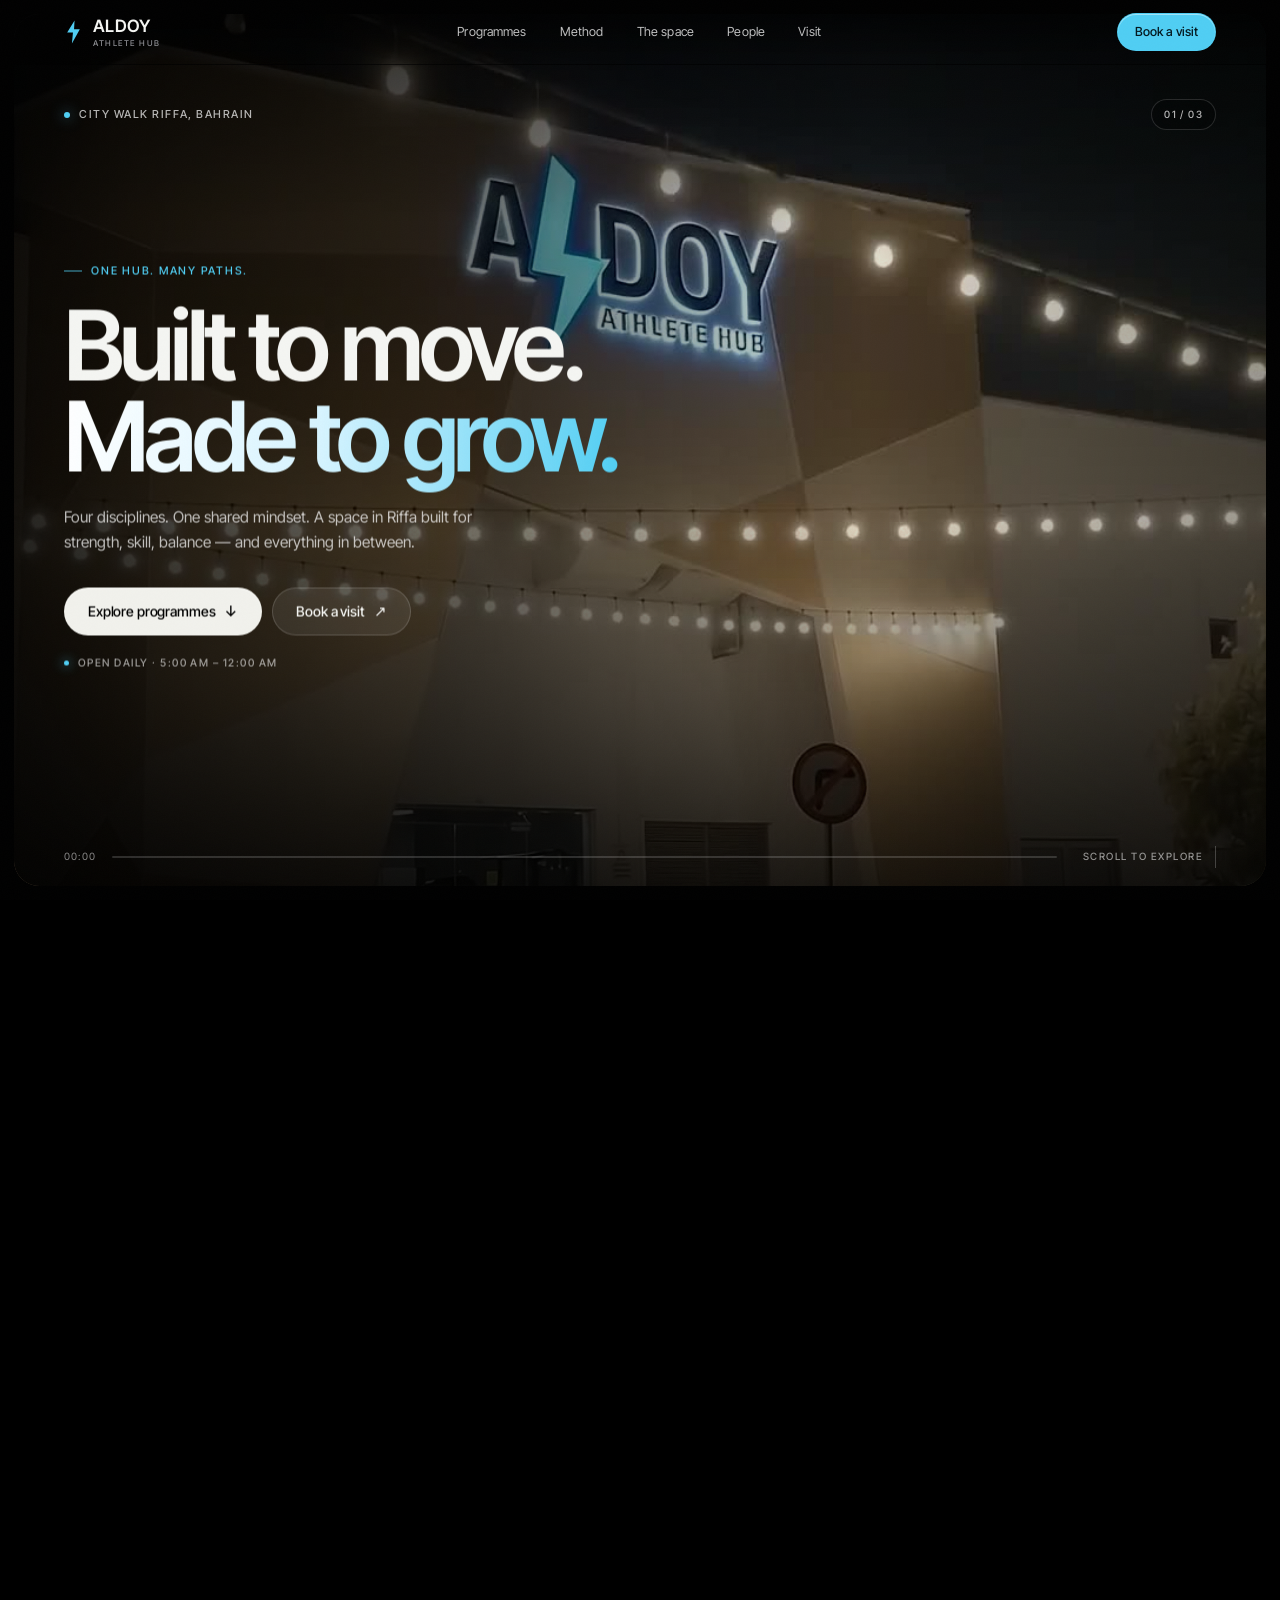
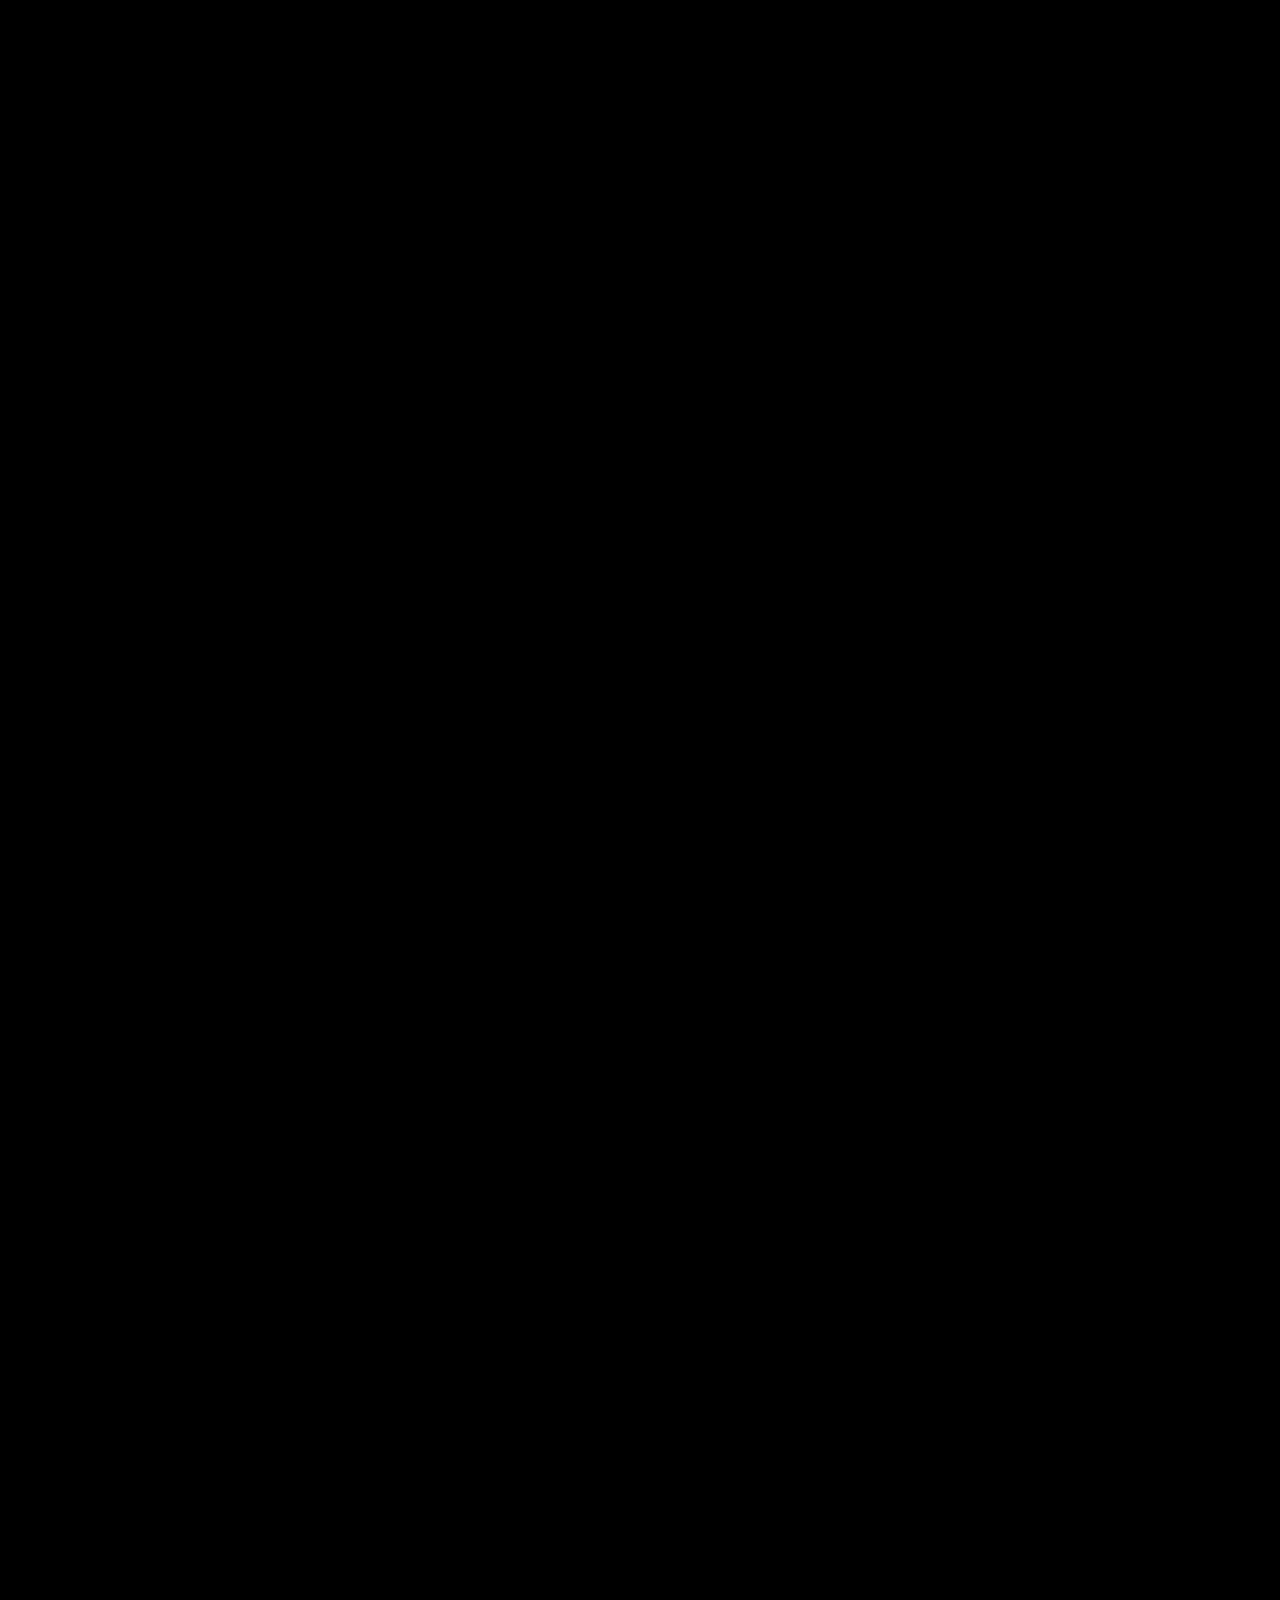
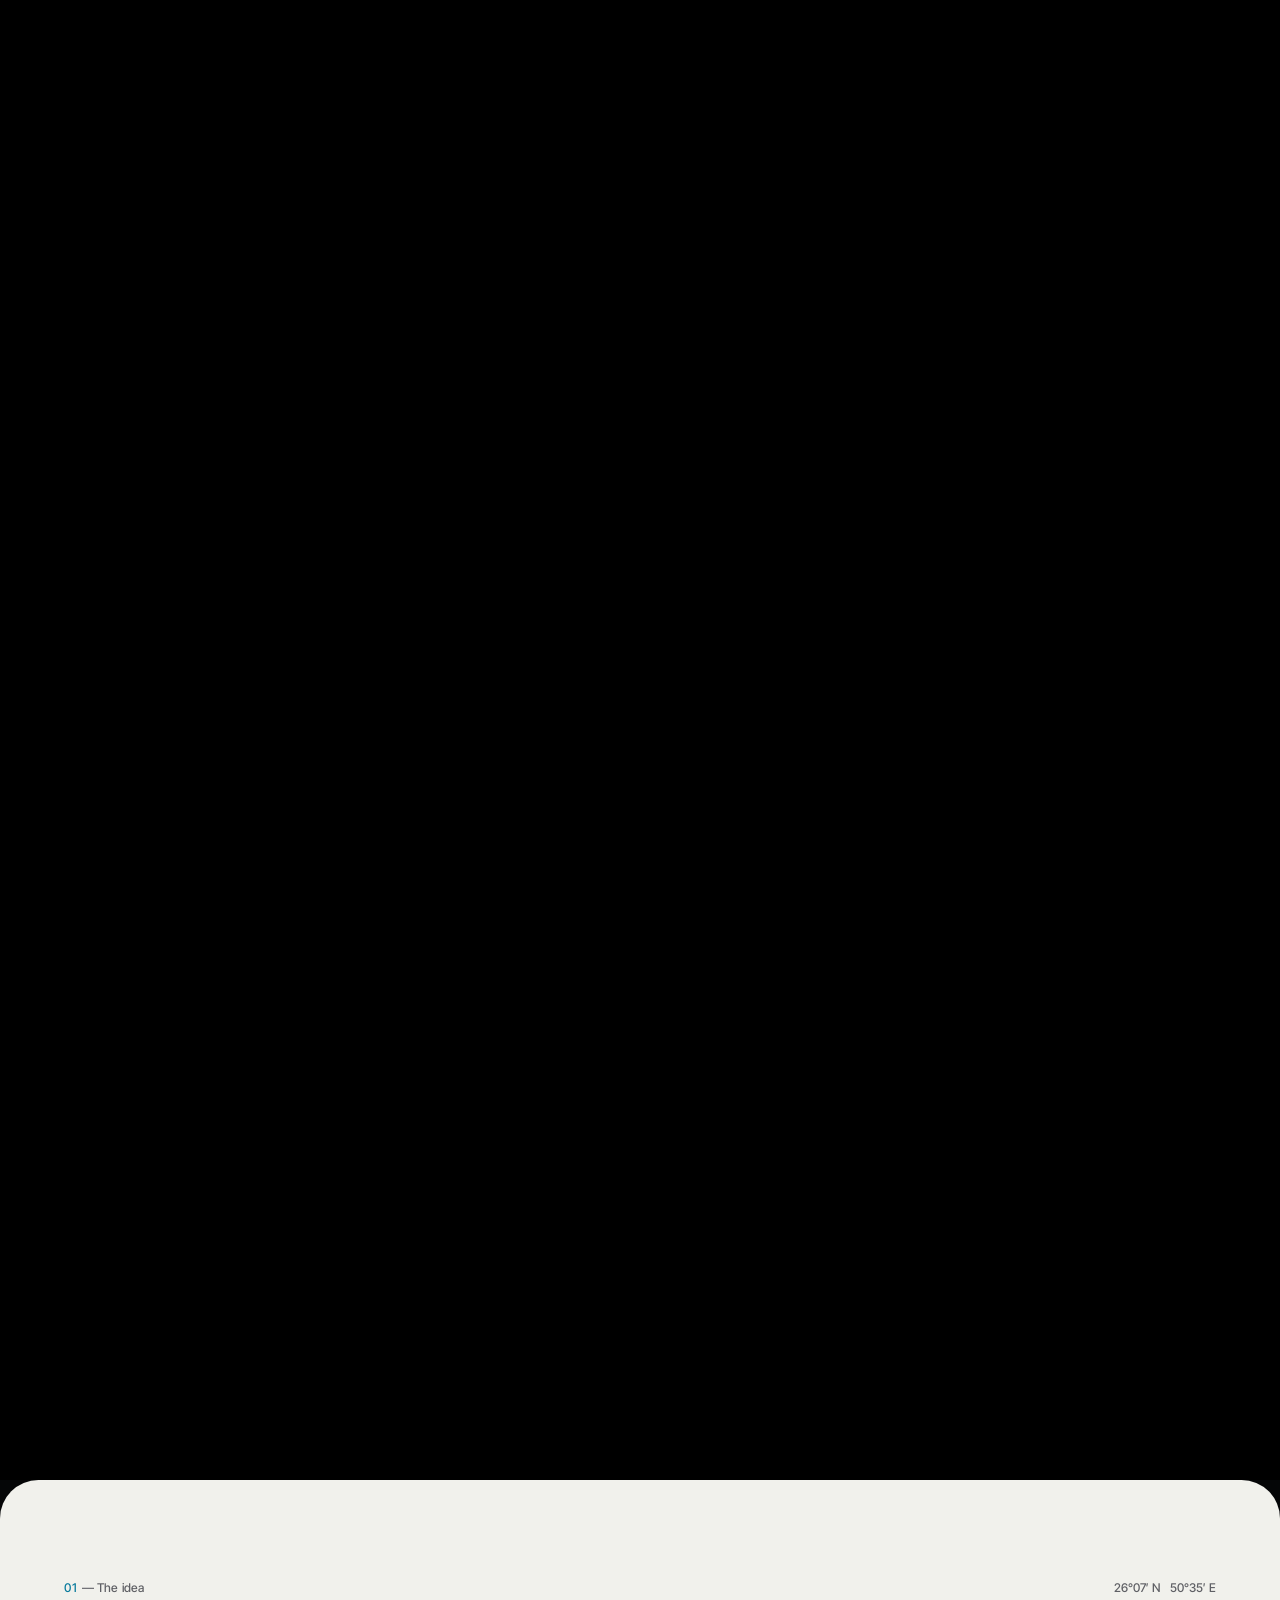
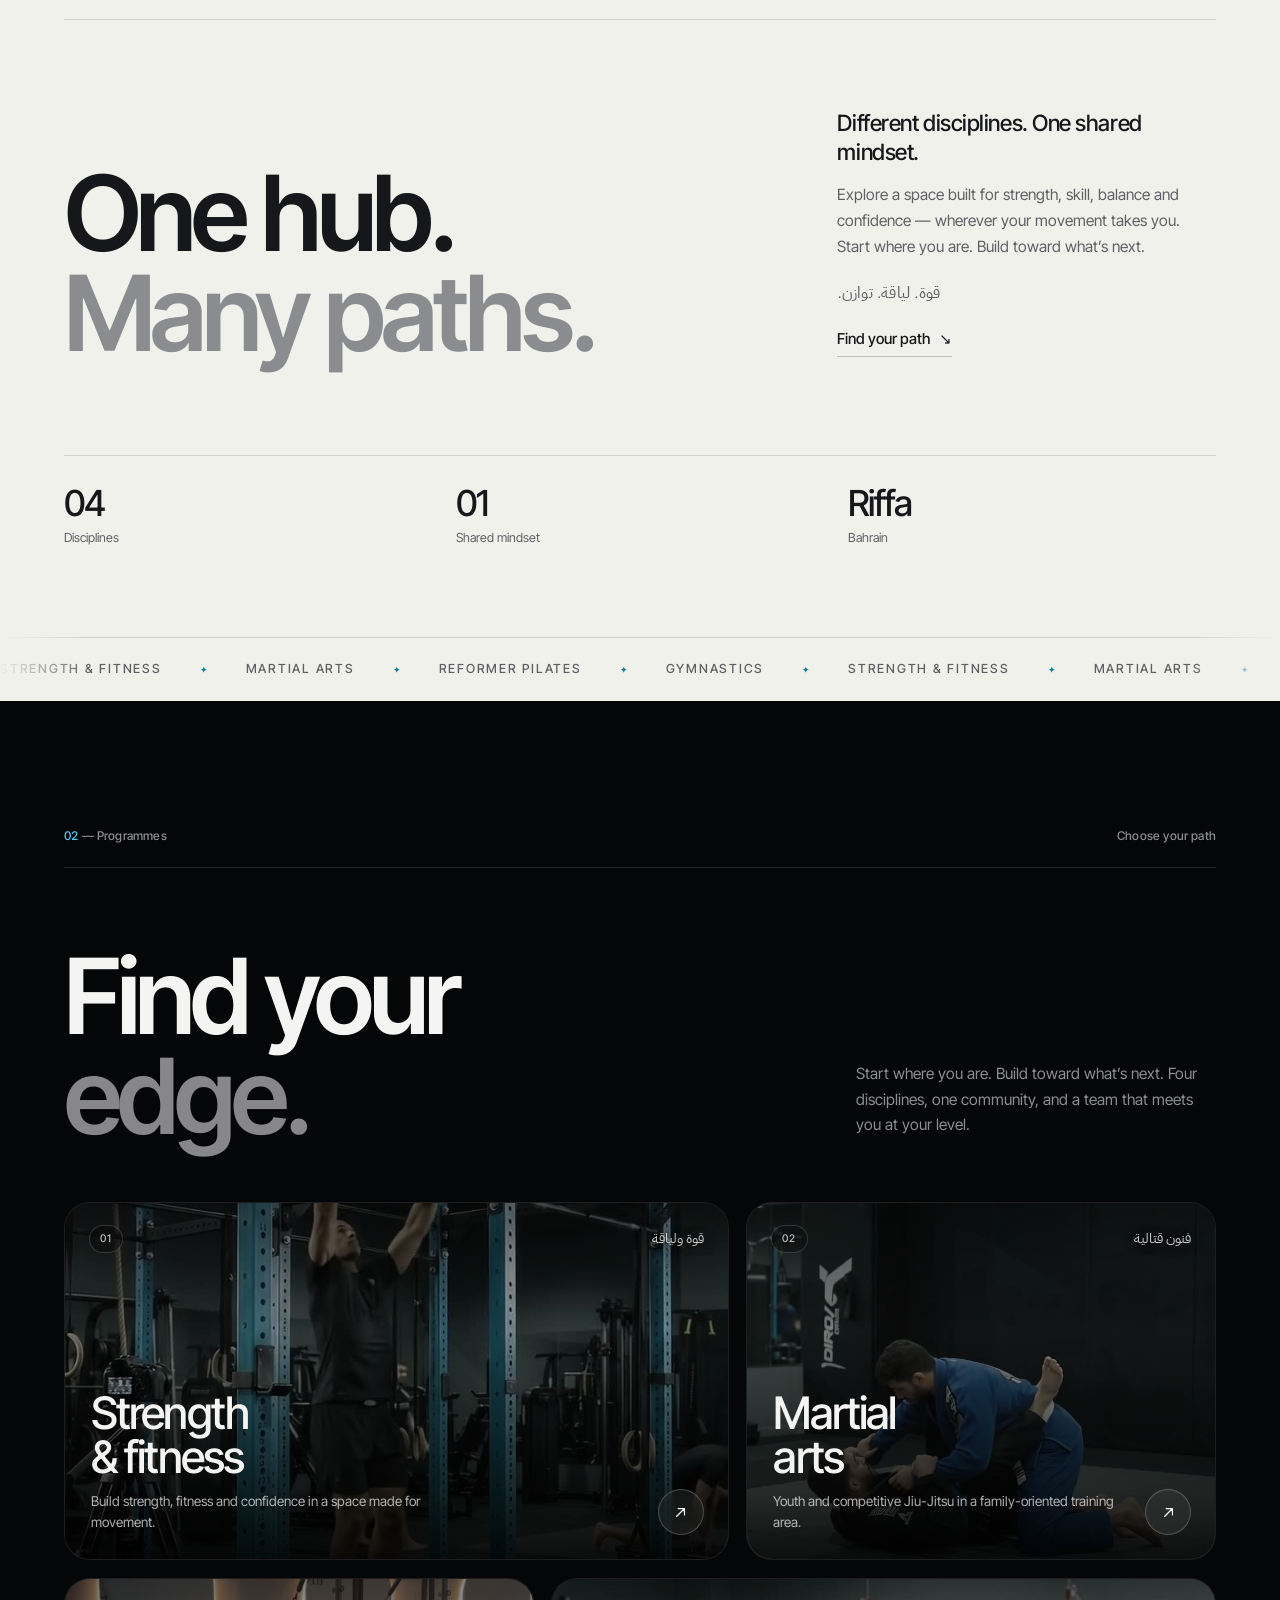
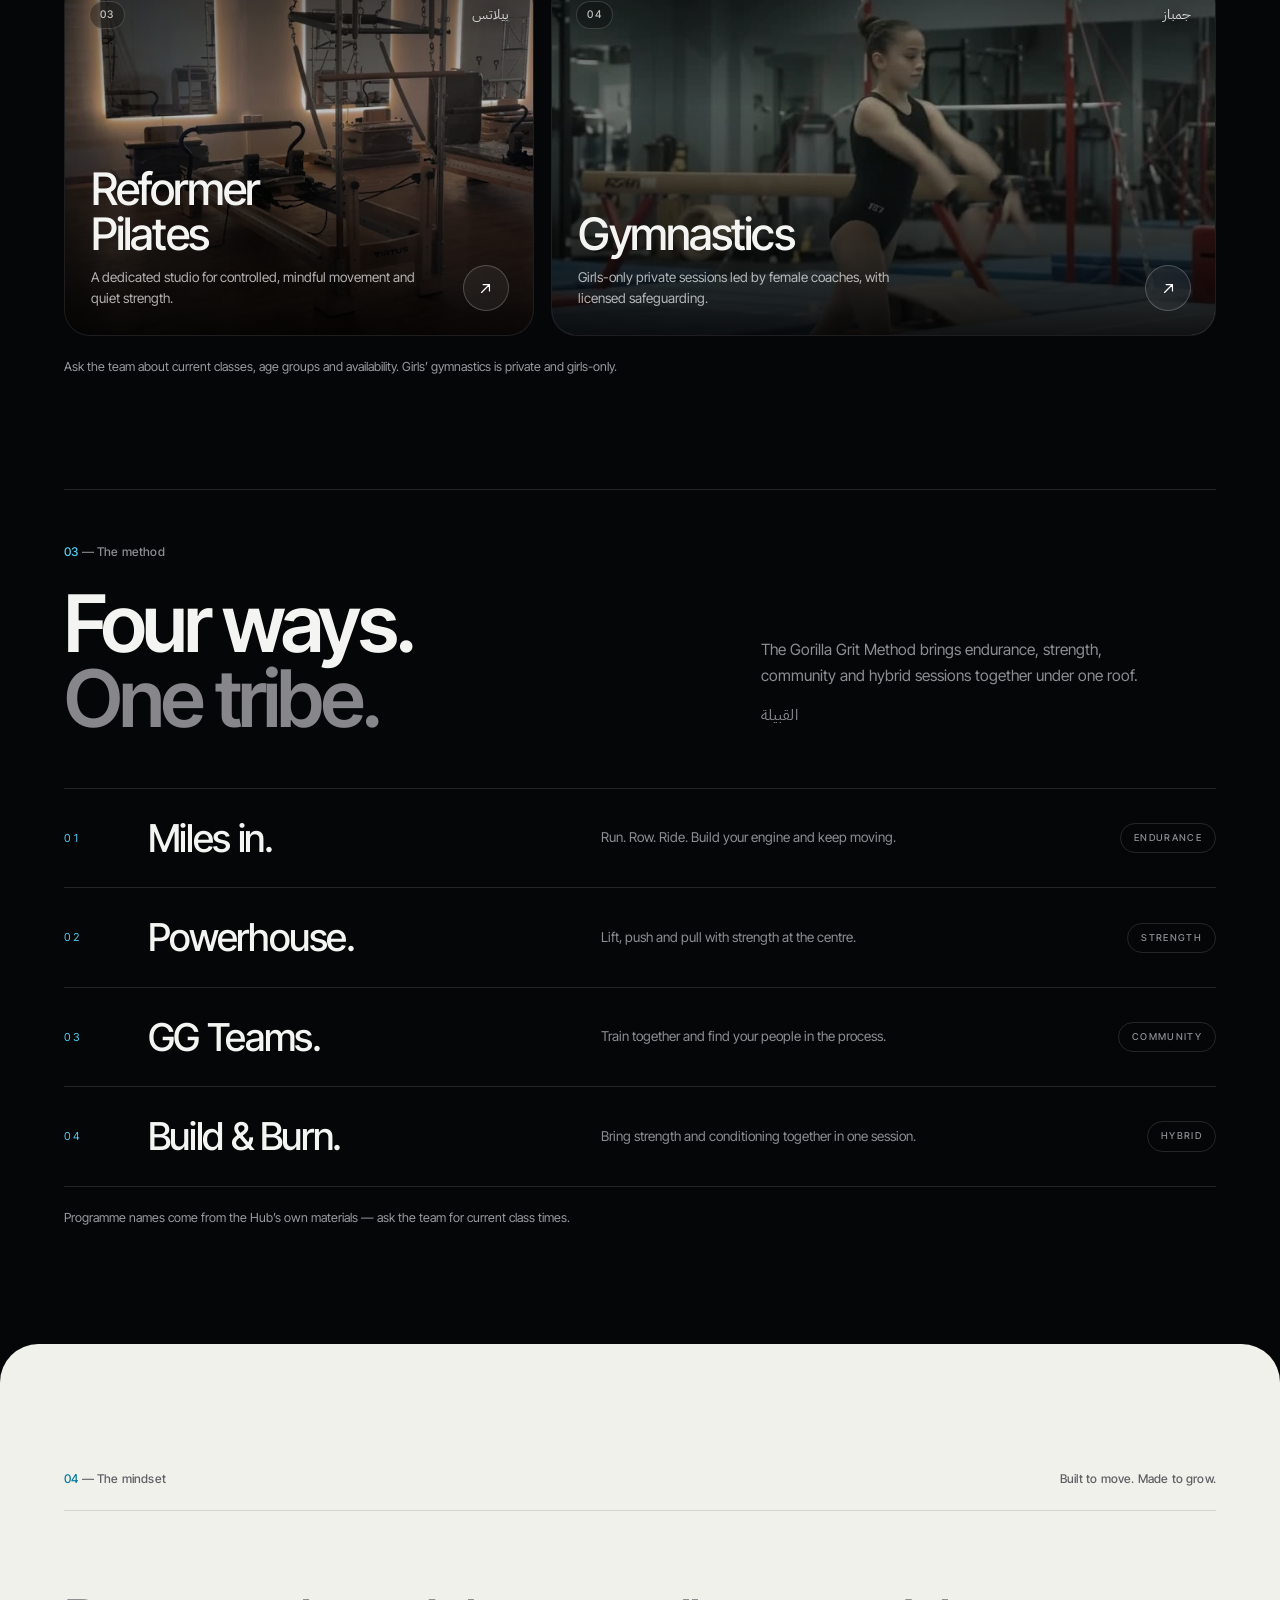
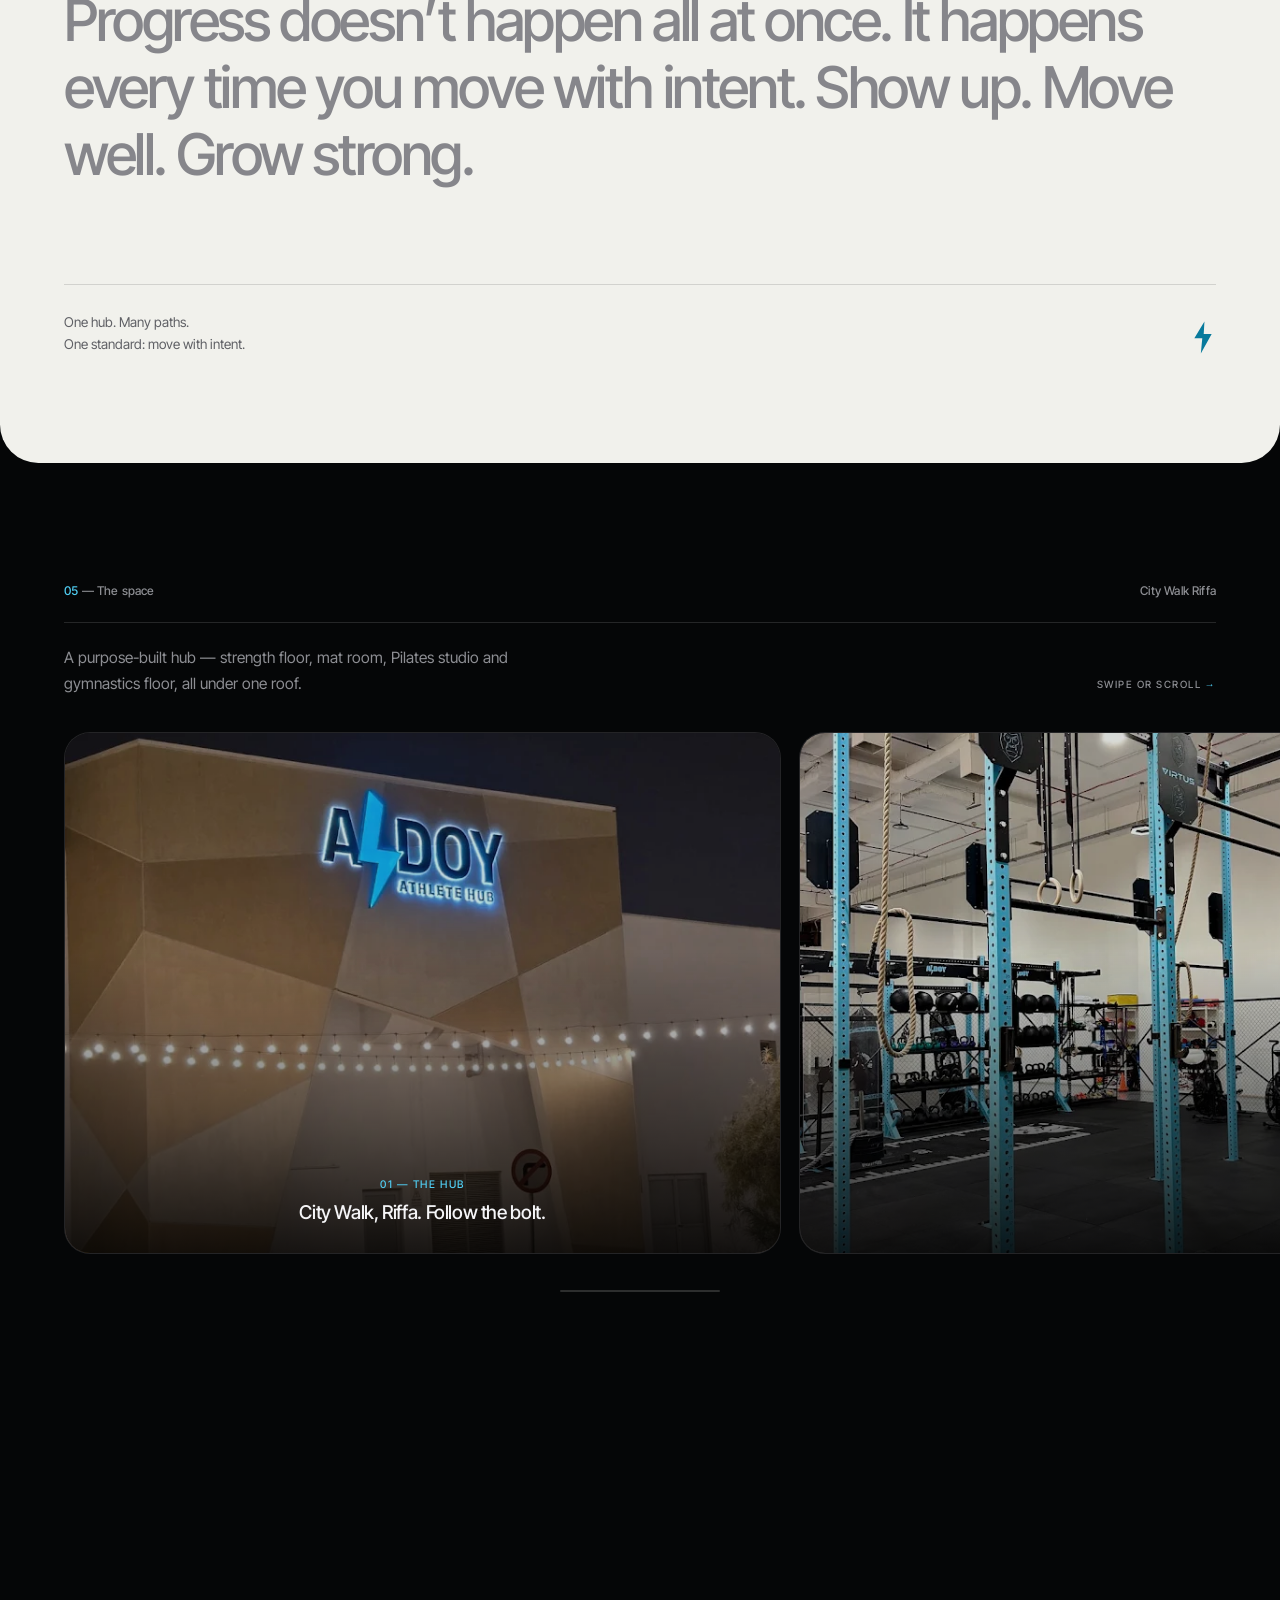
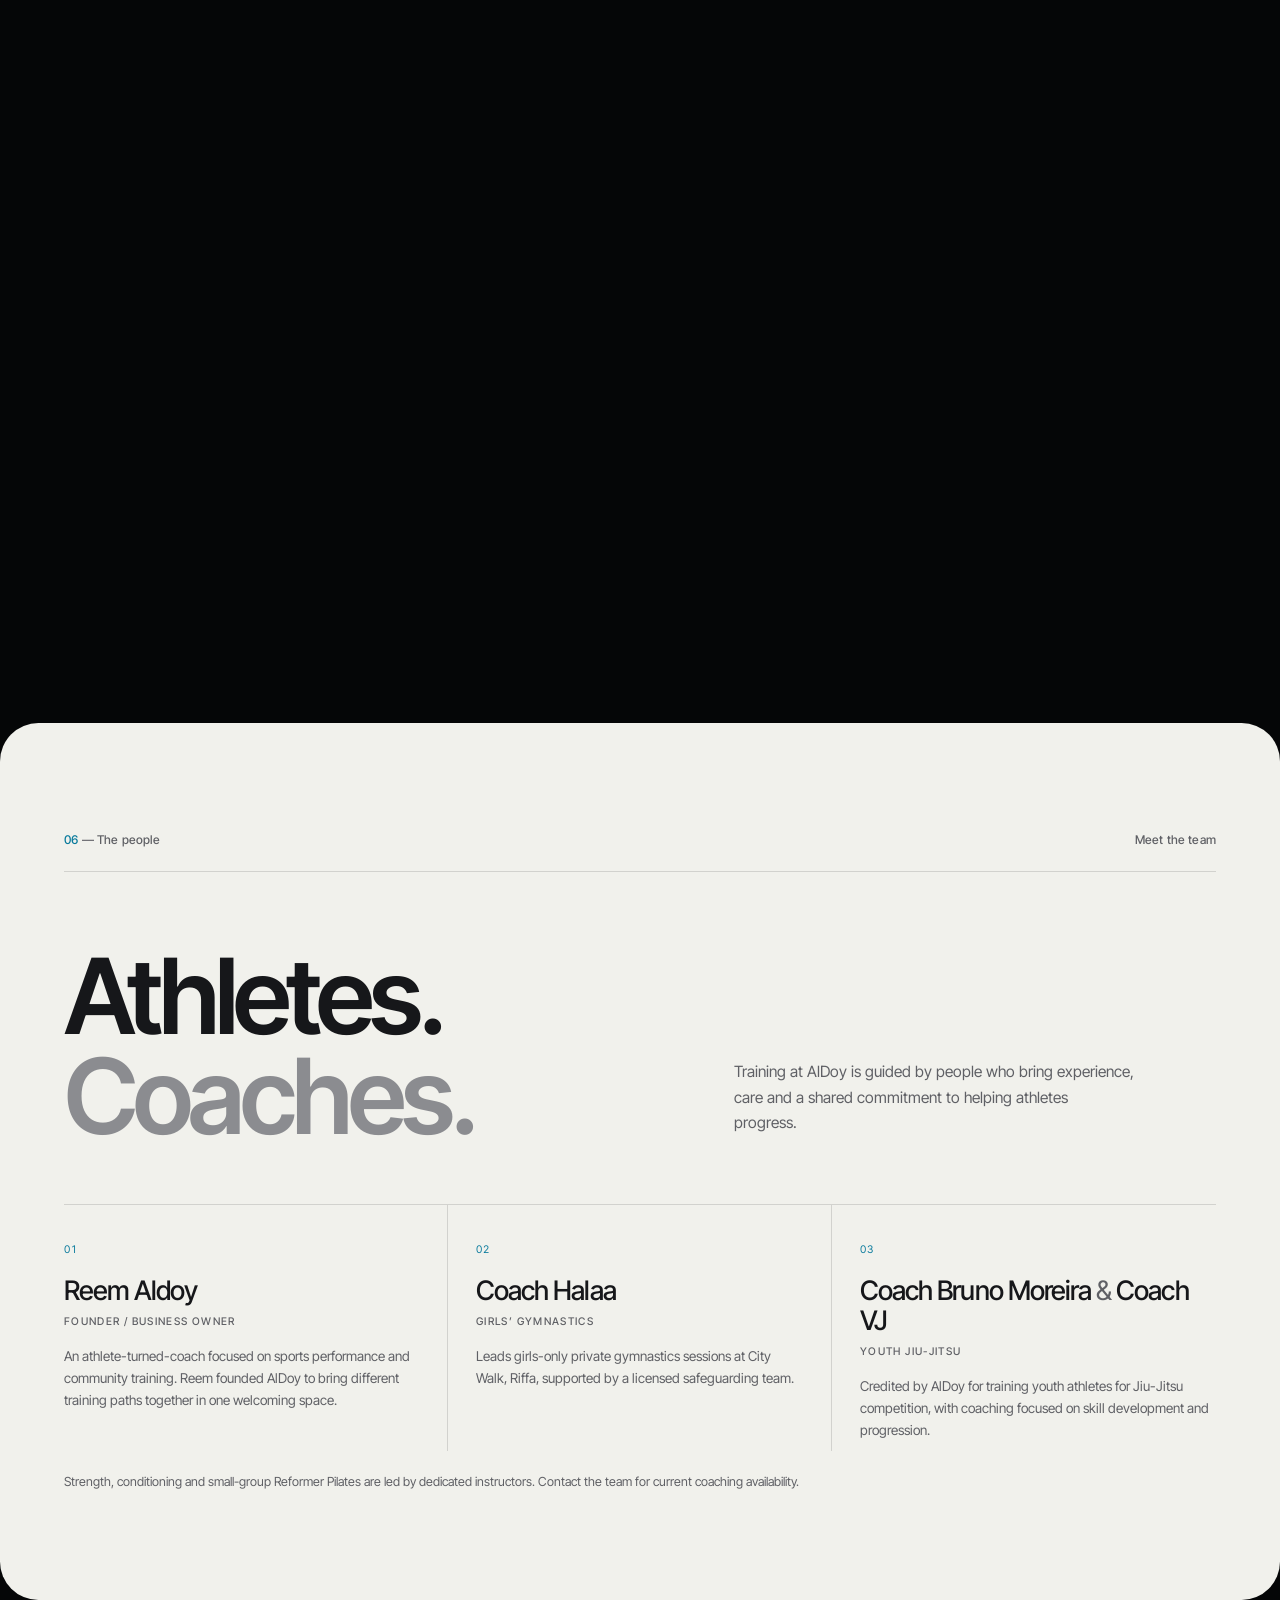
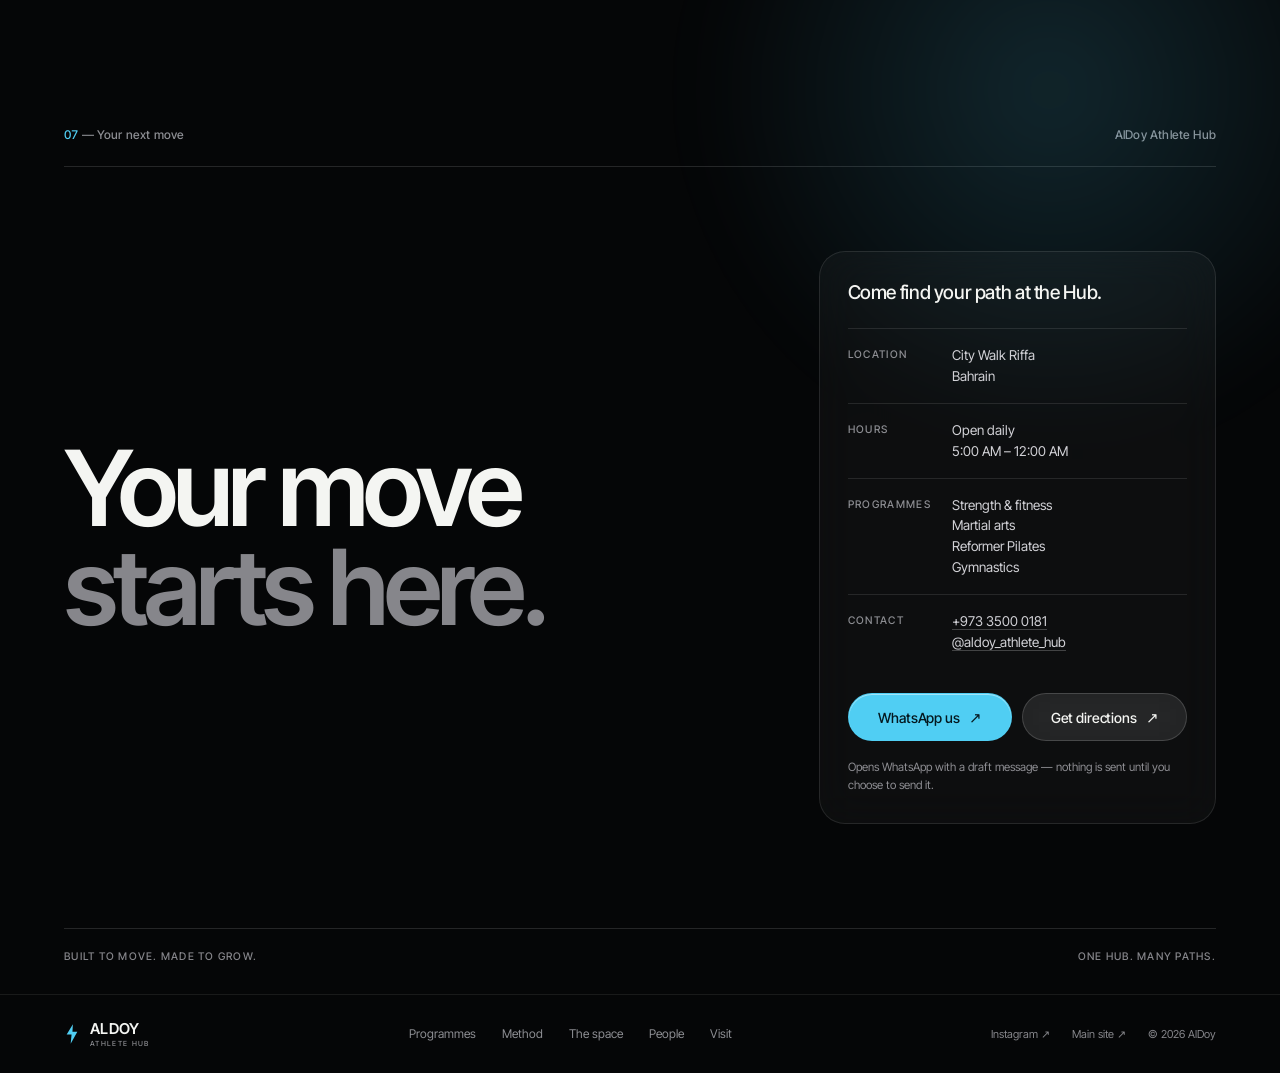
<file: aldoy-experiment/index.html>
<!doctype html>
<html lang="en">
<head>
  <meta charset="utf-8" />
  <meta name="viewport" content="width=device-width, initial-scale=1, viewport-fit=cover" />
  <meta name="theme-color" content="#0c1115" />
  <meta name="description" content="One hub. Four disciplines. AlDoy Athlete Hub in City Walk Riffa, Bahrain — strength, martial arts, Reformer Pilates and girls' gymnastics under one roof." />
  <title>AlDoy Athlete Hub — Built to move. Made to grow.</title>

  <meta property="og:type" content="website" />
  <meta property="og:title" content="AlDoy Athlete Hub — Built to move. Made to grow." />
  <meta property="og:description" content="One hub. Four disciplines. Strength, martial arts, Reformer Pilates and girls' gymnastics in City Walk Riffa, Bahrain." />
  <meta property="og:image" content="assets/brand/tour-poster.jpg" />

  <link rel="icon" href="data:image/svg+xml,%3Csvg xmlns='http://www.w3.org/2000/svg' viewBox='0 0 36 48'%3E%3Crect width='36' height='48' rx='9' fill='%230c1115'/%3E%3Cpath d='M20 6 9 26h9l-2 16 12-22h-9z' fill='%2350cef3'/%3E%3C/svg%3E" />
  <link rel="preload" href="assets/fonts/inter-tight-400.woff2" as="font" type="font/woff2" crossorigin />
  <link rel="preload" href="assets/fonts/inter-tight-500.woff2" as="font" type="font/woff2" crossorigin />
  <link rel="preload" href="assets/fonts/ibm-plex-arabic-400.woff2" as="font" type="font/woff2" crossorigin />
  <link rel="stylesheet" href="styles.css" />
</head>
<body>
  <a class="skip-link" href="#main">Skip to content</a>
  <div class="grain" aria-hidden="true"></div>

  <header class="nav" id="nav">
    <div class="nav-inner">
      <a class="brand" href="#top">
        <span class="brand-mark" aria-hidden="true">
          <svg viewBox="0 0 36 48"><path d="M20 2 6 25h11l-2 21 15-27H19z" fill="currentColor"/></svg>
        </span>
        <span class="brand-type"><strong>ALDOY</strong><small>ATHLETE HUB</small></span>
      </a>

      <nav class="nav-links" aria-label="Primary">
        <a href="#programmes">Programmes</a>
        <a href="#method">Method</a>
        <a href="#space">The space</a>
        <a href="#people">People</a>
        <a href="#visit">Visit</a>
      </nav>

      <div class="nav-actions">
        <a class="btn btn-brand btn-sm nav-cta" href="https://wa.me/97335000181?text=Hello%20AlDoy%20Athlete%20Hub%21%20I%27d%20like%20to%20ask%20about%20classes%2C%20timings%20and%20membership." target="_blank" rel="noopener noreferrer">
          Book a visit
        </a>
        <button class="menu-btn" type="button" aria-label="Open menu" aria-expanded="false" aria-controls="menu">
          <span></span><span></span>
        </button>
      </div>
    </div>
    <div class="nav-progress" aria-hidden="true"><span id="page-progress"></span></div>
  </header>

  <div class="menu" id="menu" aria-hidden="true">
    <nav class="menu-links" aria-label="Mobile navigation">
      <a href="#programmes"><span>Programmes</span><small>01</small></a>
      <a href="#method"><span>Method</span><small>02</small></a>
      <a href="#space"><span>The space</span><small>03</small></a>
      <a href="#people"><span>People</span><small>04</small></a>
      <a href="#visit"><span>Visit</span><small>05</small></a>
    </nav>
    <div class="menu-foot">
      <p>City Walk Riffa<br>Bahrain · Open daily 5 AM – 12 AM</p>
      <a class="btn btn-brand" href="https://wa.me/97335000181?text=Hello%20AlDoy%20Athlete%20Hub%21%20I%27d%20like%20to%20ask%20about%20classes%2C%20timings%20and%20membership." target="_blank" rel="noopener noreferrer">WhatsApp the hub <span aria-hidden="true">↗</span></a>
    </div>
  </div>

  <main id="main">
    <!-- 00 — Cinematic scroll story -->
    <section class="story" id="top" aria-label="AlDoy — a movement study">
      <div class="story-stage">
        <div class="story-media" aria-hidden="true">
          <video id="story-video" class="story-video" muted playsinline webkit-playsinline preload="auto" poster="assets/brand/tour-poster.jpg" tabindex="-1">
            <source src="assets/brand/hub-tour.mp4" type="video/mp4" />
          </video>
          <div class="story-scrim"></div>
        </div>

        <div class="story-top">
          <span class="story-place"><span class="dot"></span> City Walk Riffa, Bahrain</span>
          <span class="story-index" id="story-index">01 / 03</span>
        </div>

        <div class="story-open" id="story-open">
          <span class="eyebrow">One hub. Many paths.</span>
          <h1>Built to move.<br><span>Made to grow.</span></h1>
          <p class="lede">Four disciplines. One shared mindset. A space in Riffa built for strength, skill, balance — and everything in between.</p>
          <div class="actions">
            <a class="btn btn-light" href="#programmes">Explore programmes <span class="btn-arrow" aria-hidden="true">↓</span></a>
            <a class="btn btn-glass" href="https://wa.me/97335000181?text=Hello%20AlDoy%20Athlete%20Hub%21%20I%27d%20like%20to%20ask%20about%20classes%2C%20timings%20and%20membership." target="_blank" rel="noopener noreferrer">Book a visit <span class="btn-arrow" aria-hidden="true">↗</span></a>
          </div>
          <span class="hero-meta"><span class="dot" aria-hidden="true"></span>Open daily · 5:00 AM – 12:00 AM</span>
        </div>

        <div class="chapters" id="chapters">
          <article class="chapter" data-chapter="0" aria-hidden="true">
            <span class="chapter-kicker">Reformer Pilates</span>
            <h2>Find<br>balance.</h2>
            <p>Control, alignment and quiet strength. A focused practice, one precise movement at a time.</p>
          </article>
          <article class="chapter" data-chapter="1" aria-hidden="true">
            <span class="chapter-kicker">The community</span>
            <h2>One<br>tribe.</h2>
            <p>The Alpha Tribe: Dominate All. A wall, a standard, and a room full of people who show up.</p>
          </article>
          <article class="chapter" data-chapter="2" aria-hidden="true">
            <span class="chapter-kicker">Strength &amp; Fitness</span>
            <h2>Build<br>strength.</h2>
            <p>Train with purpose on a rig built for progress. Strength, conditioning and confidence — coached with intent.</p>
          </article>
        </div>

        <div class="story-foot">
          <div class="story-progress">
            <span class="story-time" id="story-time">00:00</span>
            <div class="story-track" aria-hidden="true"><span id="story-bar"></span></div>
          </div>
          <span class="scroll-hint"><span>Scroll to explore</span><i aria-hidden="true"></i></span>
        </div>
      </div>
    </section>

    <!-- 01 — The idea -->
    <section class="intro" id="philosophy">
      <div class="wrap">
        <div class="section-head reveal">
          <span class="label"><b>01</b> — The idea</span>
          <span class="label label-coord">26°07′ N &nbsp; 50°35′ E</span>
        </div>

        <div class="intro-grid">
          <h2 class="display reveal">One hub.<br><span class="muted">Many paths.</span></h2>
          <div class="intro-copy reveal" data-delay="1">
            <p class="lead">Different disciplines. One shared mindset.</p>
            <p>Explore a space built for strength, skill, balance and confidence — wherever your movement takes you. Start where you are. Build toward what’s next.</p>
            <p class="arabic" lang="ar" dir="rtl">قوة. لياقة. توازن.</p>
            <a class="link" href="#programmes">Find your path <span aria-hidden="true">↘</span></a>
          </div>
        </div>

        <div class="stats reveal">
          <div class="stat"><strong>04</strong><span>Disciplines</span></div>
          <div class="stat"><strong>01</strong><span>Shared mindset</span></div>
          <div class="stat"><strong class="stat-word">Riffa</strong><span>Bahrain</span></div>
        </div>
      </div>

      <div class="marquee" aria-label="Training disciplines">
        <div class="marquee-track">
          <span>Strength &amp; fitness</span><i>✦</i><span>Martial arts</span><i>✦</i><span>Reformer Pilates</span><i>✦</i><span>Gymnastics</span><i>✦</i>
          <span>Strength &amp; fitness</span><i>✦</i><span>Martial arts</span><i>✦</i><span>Reformer Pilates</span><i>✦</i><span>Gymnastics</span><i>✦</i>
        </div>
      </div>
    </section>

    <!-- 02 — Programmes + 03 The method -->
    <section class="programmes" id="programmes">
      <div class="wrap">
        <div class="section-head reveal">
          <span class="label"><b>02</b> — Programmes</span>
          <span class="label">Choose your path</span>
        </div>

        <div class="programmes-head">
          <h2 class="display reveal">Find your<br><span class="muted">edge.</span></h2>
          <p class="reveal" data-delay="1">Start where you are. Build toward what’s next. Four disciplines, one community, and a team that meets you at your level.</p>
        </div>

        <div class="bento">
          <a class="card card-strength reveal" href="https://wa.me/97335000181?text=Hello%20AlDoy%2C%20I%27d%20like%20to%20ask%20about%20Strength%20%26%20Fitness." target="_blank" rel="noopener noreferrer">
            <div class="card-media"><img src="assets/strength.jpg" alt="Athlete training on the AlDoy functional rig" loading="lazy" /></div>
            <div class="card-shade"></div>
            <div class="card-top">
              <span class="card-num">01</span>
              <span class="card-tag" lang="ar" dir="rtl">قوة ولياقة</span>
            </div>
            <div class="card-body">
              <h3>Strength<br>&amp; fitness</h3>
              <p>Build strength, fitness and confidence in a space made for movement.</p>
            </div>
            <span class="card-go" aria-hidden="true">
              <svg viewBox="0 0 24 24"><path d="M7 17 17 7M9 7h8v8" fill="none" stroke="currentColor" stroke-width="1.5" stroke-linecap="round" stroke-linejoin="round"/></svg>
            </span>
          </a>

          <a class="card card-martial reveal" data-delay="1" href="https://wa.me/97335000181?text=Hello%20AlDoy%2C%20I%27d%20like%20to%20ask%20about%20Martial%20Arts%20and%20Jiu-Jitsu." target="_blank" rel="noopener noreferrer">
            <div class="card-media"><img src="assets/martial.jpg" alt="Brazilian Jiu-Jitsu athletes training together" loading="lazy" /></div>
            <div class="card-shade"></div>
            <div class="card-top">
              <span class="card-num">02</span>
              <span class="card-tag" lang="ar" dir="rtl">فنون قتالية</span>
            </div>
            <div class="card-body">
              <h3>Martial<br>arts</h3>
              <p>Youth and competitive Jiu-Jitsu in a family-oriented training area.</p>
            </div>
            <span class="card-go" aria-hidden="true">
              <svg viewBox="0 0 24 24"><path d="M7 17 17 7M9 7h8v8" fill="none" stroke="currentColor" stroke-width="1.5" stroke-linecap="round" stroke-linejoin="round"/></svg>
            </span>
          </a>

          <a class="card card-pilates reveal" href="https://wa.me/97335000181?text=Hello%20AlDoy%2C%20I%27d%20like%20to%20ask%20about%20Reformer%20Pilates." target="_blank" rel="noopener noreferrer">
            <div class="card-media"><img src="assets/brand/pilates.webp" alt="Reformer Pilates studio at AlDoy Athlete Hub" loading="lazy" /></div>
            <div class="card-shade"></div>
            <div class="card-top">
              <span class="card-num">03</span>
              <span class="card-tag" lang="ar" dir="rtl">بيلاتس</span>
            </div>
            <div class="card-body">
              <h3>Reformer<br>Pilates</h3>
              <p>A dedicated studio for controlled, mindful movement and quiet strength.</p>
            </div>
            <span class="card-go" aria-hidden="true">
              <svg viewBox="0 0 24 24"><path d="M7 17 17 7M9 7h8v8" fill="none" stroke="currentColor" stroke-width="1.5" stroke-linecap="round" stroke-linejoin="round"/></svg>
            </span>
          </a>

          <a class="card card-gymnastics reveal" data-delay="1" href="https://wa.me/97335000181?text=Hello%20AlDoy%2C%20I%27d%20like%20to%20ask%20about%20girls%27%20Gymnastics." target="_blank" rel="noopener noreferrer">
            <div class="card-media"><img src="assets/gymnastics.jpg" alt="Gymnast practicing on the balance beam" loading="lazy" /></div>
            <div class="card-shade"></div>
            <div class="card-top">
              <span class="card-num">04</span>
              <span class="card-tag" lang="ar" dir="rtl">جمباز</span>
            </div>
            <div class="card-body">
              <h3>Gymnastics</h3>
              <p>Girls-only private sessions led by female coaches, with licensed safeguarding.</p>
            </div>
            <span class="card-go" aria-hidden="true">
              <svg viewBox="0 0 24 24"><path d="M7 17 17 7M9 7h8v8" fill="none" stroke="currentColor" stroke-width="1.5" stroke-linecap="round" stroke-linejoin="round"/></svg>
            </span>
          </a>
        </div>

        <p class="note reveal">Ask the team about current classes, age groups and availability. Girls’ gymnastics is private and girls-only.</p>

        <!-- 03 — The method -->
        <div class="method" id="method">
          <div class="method-head">
            <div>
              <span class="label"><b>03</b> — The method</span>
              <h2 class="display reveal">Four ways.<br><span class="muted">One tribe.</span></h2>
            </div>
            <div class="method-intro reveal" data-delay="1">
              <p>The Gorilla Grit Method brings endurance, strength, community and hybrid sessions together under one roof.</p>
              <span class="arabic arabic-dark" lang="ar" dir="rtl">القبيلة</span>
            </div>
          </div>

          <ul class="method-list">
            <li class="method-row reveal">
              <span class="method-num">01</span>
              <h3>Miles in.</h3>
              <p>Run. Row. Ride. Build your engine and keep moving.</p>
              <span class="method-tag">Endurance</span>
            </li>
            <li class="method-row reveal">
              <span class="method-num">02</span>
              <h3>Powerhouse.</h3>
              <p>Lift, push and pull with strength at the centre.</p>
              <span class="method-tag">Strength</span>
            </li>
            <li class="method-row reveal">
              <span class="method-num">03</span>
              <h3>GG Teams.</h3>
              <p>Train together and find your people in the process.</p>
              <span class="method-tag">Community</span>
            </li>
            <li class="method-row reveal">
              <span class="method-num">04</span>
              <h3>Build &amp; Burn.</h3>
              <p>Bring strength and conditioning together in one session.</p>
              <span class="method-tag">Hybrid</span>
            </li>
          </ul>

          <p class="note reveal">Programme names come from the Hub’s own materials — ask the team for current class times.</p>
        </div>
      </div>
    </section>

    <!-- 04 — Mindset -->
    <section class="mindset" id="mindset">
      <div class="wrap">
        <div class="section-head reveal">
          <span class="label"><b>04</b> — The mindset</span>
          <span class="label">Built to move. Made to grow.</span>
        </div>

        <p class="mindset-text" id="mindset-text">Progress doesn’t happen all at once. It happens every time you move with intent. Show up. Move well. Grow strong.</p>

        <div class="mindset-foot reveal">
          <p>One hub. Many paths.<br>One standard: move with intent.</p>
          <span class="mindset-mark" aria-hidden="true">
            <svg viewBox="0 0 36 48"><path d="M20 2 6 25h11l-2 21 15-27H19z" fill="currentColor"/></svg>
          </span>
        </div>
      </div>
    </section>

    <!-- 05 — The space -->
    <section class="space" id="space">
      <div class="space-pin">
        <div class="wrap space-head">
          <div class="section-head reveal">
            <span class="label"><b>05</b> — The space</span>
            <span class="label">City Walk Riffa</span>
          </div>
          <div class="space-lead-row">
            <p class="space-lead reveal" data-delay="1">A purpose-built hub — strength floor, mat room, Pilates studio and gymnastics floor, all under one roof.</p>
            <span class="space-hint reveal" data-delay="2">Swipe or scroll <span aria-hidden="true">→</span></span>
          </div>
        </div>

        <div class="space-rail">
          <div class="space-track" id="space-track">
            <figure class="space-card">
              <img src="assets/brand/exterior.webp" alt="The AlDoy Athlete Hub building at City Walk, Riffa, at night" loading="lazy" />
              <figcaption><span>01 — The hub</span><strong>City Walk, Riffa. Follow the bolt.</strong></figcaption>
            </figure>
            <figure class="space-card">
              <img src="assets/brand/training-rig.webp" alt="The AlDoy strength floor with rigs and free weights" loading="lazy" />
              <figcaption><span>02 — Strength floor</span><strong>Rigs, free weights and room to work.</strong></figcaption>
            </figure>
            <figure class="space-card">
              <img src="assets/brand/turf-field.webp" alt="The AlDoy turf track with the Gorilla Grit emblem" loading="lazy" />
              <figcaption><span>03 — The turf</span><strong>Sleds, carries and the Gorilla Grit floor.</strong></figcaption>
            </figure>
            <figure class="space-card space-card-wall">
              <img src="assets/brand/alpha-wall.webp" alt="The Alpha Tribe wall inside the AlDoy training floor" loading="lazy" />
              <figcaption><span>04 — The tribe wall</span><strong>The Alpha Tribe: Dominate All.</strong></figcaption>
            </figure>
            <figure class="space-card">
              <img src="assets/brand/boxing.webp" alt="Boxing pad work on the AlDoy training floor" loading="lazy" />
              <figcaption><span>05 — The floor</span><strong>Pad work, conditioning and live training.</strong></figcaption>
            </figure>
          </div>
        </div>

        <div class="space-progress" aria-hidden="true"><span id="space-bar"></span></div>
      </div>
    </section>

    <!-- 06 — The people -->
    <section class="people" id="people">
      <div class="wrap">
        <div class="section-head reveal">
          <span class="label"><b>06</b> — The people</span>
          <span class="label">Meet the team</span>
        </div>

        <div class="people-head">
          <h2 class="display reveal">Athletes.<br><span class="muted">Coaches.</span></h2>
          <p class="reveal" data-delay="1">Training at AlDoy is guided by people who bring experience, care and a shared commitment to helping athletes progress.</p>
        </div>

        <div class="people-list">
          <article class="person reveal">
            <span class="person-num">01</span>
            <h3>Reem Aldoy</h3>
            <span class="person-role">Founder / business owner</span>
            <p>An athlete-turned-coach focused on sports performance and community training. Reem founded AlDoy to bring different training paths together in one welcoming space.</p>
          </article>

          <article class="person reveal" data-delay="1">
            <span class="person-num">02</span>
            <h3>Coach Halaa</h3>
            <span class="person-role">Girls’ gymnastics</span>
            <p>Leads girls-only private gymnastics sessions at City Walk, Riffa, supported by a licensed safeguarding team.</p>
          </article>

          <article class="person reveal" data-delay="2">
            <span class="person-num">03</span>
            <h3>Coach Bruno Moreira <span class="person-amp">&amp;</span> Coach VJ</h3>
            <span class="person-role">Youth Jiu-Jitsu</span>
            <p>Credited by AlDoy for training youth athletes for Jiu-Jitsu competition, with coaching focused on skill development and progression.</p>
          </article>
        </div>

        <p class="note reveal">Strength, conditioning and small-group Reformer Pilates are led by dedicated instructors. Contact the team for current coaching availability.</p>
      </div>
    </section>

    <!-- 07 — Visit -->
    <section class="visit" id="visit">
      <div class="visit-glow" aria-hidden="true"></div>
      <div class="wrap">
        <div class="section-head reveal">
          <span class="label"><b>07</b> — Your next move</span>
          <span class="label">AlDoy Athlete Hub</span>
        </div>

        <div class="visit-grid">
          <h2 class="display reveal">Your move<br><span class="muted">starts here.</span></h2>

          <div class="visit-card reveal" data-delay="1">
            <p class="visit-lead">Come find your path at the Hub.</p>
            <div class="visit-row">
              <span>Location</span>
              <strong>City Walk Riffa<br>Bahrain</strong>
            </div>
            <div class="visit-row">
              <span>Hours</span>
              <strong>Open daily<br>5:00 AM – 12:00 AM</strong>
            </div>
            <div class="visit-row">
              <span>Programmes</span>
              <strong>Strength &amp; fitness<br>Martial arts<br>Reformer Pilates<br>Gymnastics</strong>
            </div>
            <div class="visit-row">
              <span>Contact</span>
              <strong><a href="tel:+97335000181">+973 3500 0181</a><br><a href="https://www.instagram.com/aldoy_athlete_hub/" target="_blank" rel="noopener noreferrer">@aldoy_athlete_hub</a></strong>
            </div>
            <div class="visit-actions">
              <a class="btn btn-brand" href="https://wa.me/97335000181?text=Hello%20AlDoy%20Athlete%20Hub%21%20I%27d%20like%20to%20ask%20about%20classes%2C%20timings%20and%20membership." target="_blank" rel="noopener noreferrer">WhatsApp us <span class="btn-arrow" aria-hidden="true">↗</span></a>
              <a class="btn btn-glass" href="https://www.google.com/maps/dir/?api=1&amp;destination=26.1376427%2C50.5589714" target="_blank" rel="noopener noreferrer">Get directions <span class="btn-arrow" aria-hidden="true">↗</span></a>
            </div>
            <p class="visit-note">Opens WhatsApp with a draft message — nothing is sent until you choose to send it.</p>
          </div>
        </div>

        <div class="visit-foot">
          <span>Built to move. Made to grow.</span>
          <span>One hub. Many paths.</span>
        </div>
      </div>
    </section>
  </main>

  <footer class="footer">
    <div class="wrap footer-inner">
      <a class="brand brand-footer" href="#top">
        <span class="brand-mark" aria-hidden="true">
          <svg viewBox="0 0 36 48"><path d="M20 2 6 25h11l-2 21 15-27H19z" fill="currentColor"/></svg>
        </span>
        <span class="brand-type"><strong>ALDOY</strong><small>ATHLETE HUB</small></span>
      </a>
      <nav class="footer-links" aria-label="Footer">
        <a href="#programmes">Programmes</a>
        <a href="#method">Method</a>
        <a href="#space">The space</a>
        <a href="#people">People</a>
        <a href="#visit">Visit</a>
      </nav>
      <div class="footer-meta">
        <a href="https://www.instagram.com/aldoy_athlete_hub/" target="_blank" rel="noopener noreferrer">Instagram ↗</a>
        <a href="https://aldoy-athlete-hub.vercel.app/" target="_blank" rel="noopener noreferrer">Main site ↗</a>
        <span>© 2026 AlDoy</span>
      </div>
    </div>
  </footer>

  <script src="script.js"></script>
</body>
</html>
</file>
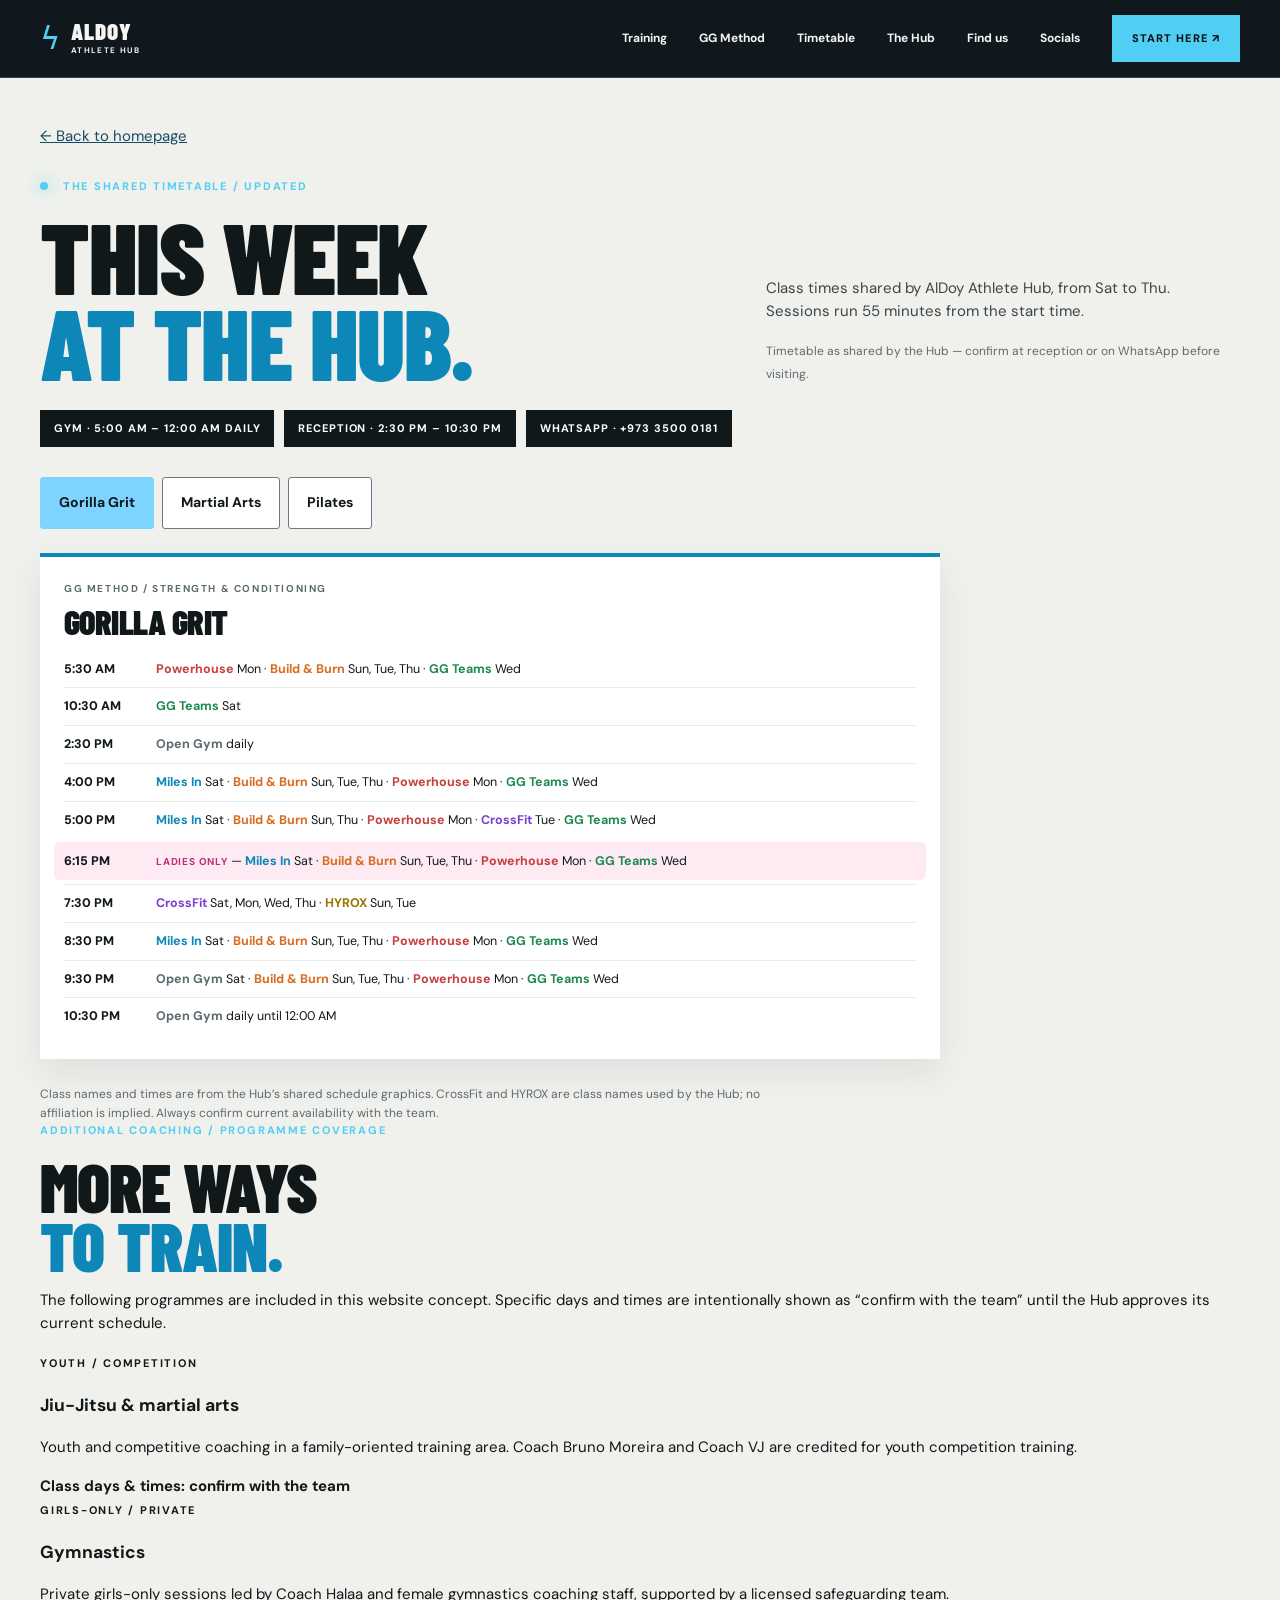
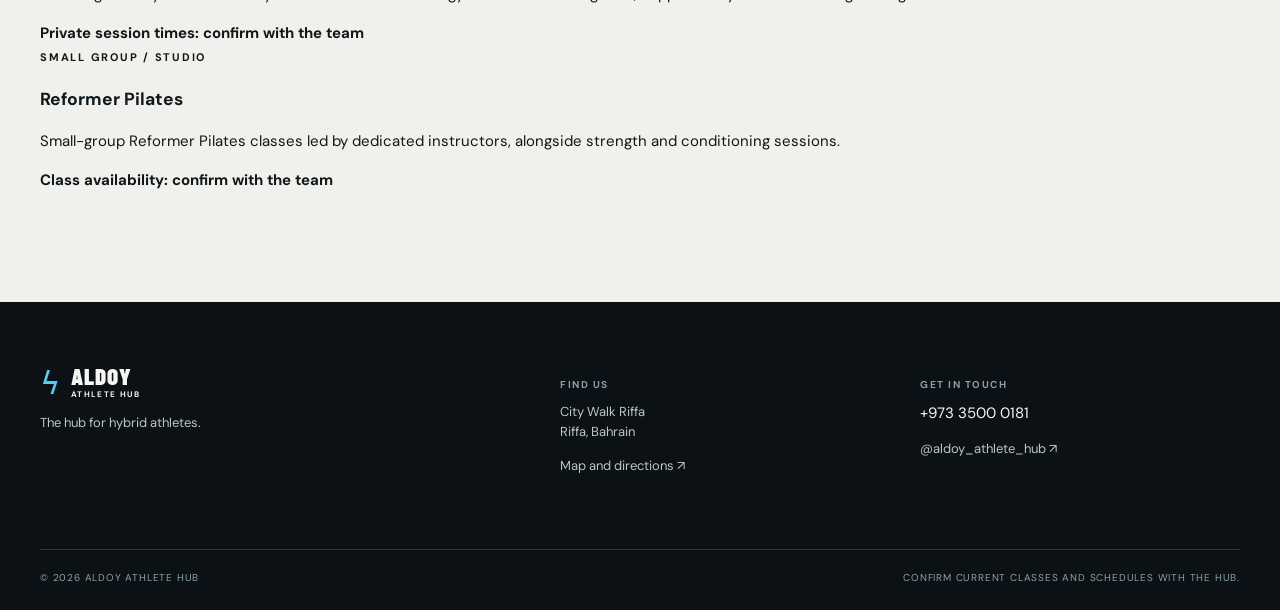
<file: timetable.html>
<!doctype html><html lang="en"><head><meta charset="utf-8"><meta name="viewport" content="width=device-width,initial-scale=1"><meta name="robots" content="noindex,nofollow"><meta name="color-scheme" content="dark light"><meta name="theme-color" content="#0c1115"><title>Class Timetable | AlDoy Athlete Hub, Riffa</title><meta name="description" content="Find Gorilla Grit, martial arts and Pilates class times at AlDoy Athlete Hub in Riffa, Bahrain."><link rel="preconnect" href="https://fonts.googleapis.com"><link rel="preconnect" href="https://fonts.gstatic.com" crossorigin><link href="https://fonts.googleapis.com/css2?family=Barlow+Condensed:wght@500;600;700;800;900&family=DM+Sans:wght@400;500;600;700&display=swap" rel="stylesheet"><style>
:root{--blue:#50cef3;--dark:#0c1115;--cream:#f0f1ed;--line:#ffffff29}*{box-sizing:border-box}html{scroll-behavior:smooth}body{margin:0;background:var(--dark);color:#f5f6f3;font:15px/1.55 'DM Sans',Arial,sans-serif}a{color:inherit;text-decoration:none}button,select{font:inherit}a:focus-visible,button:focus-visible,select:focus-visible{outline:3px solid #ffcf55;outline-offset:4px}::selection{background:var(--blue);color:#071016}.wrap{width:min(1400px,calc(100% - 80px));margin:auto}.caps{font:900 100px/.86 'Barlow Condensed',Impact,sans-serif;letter-spacing:-.015em;text-transform:uppercase}.label{text-transform:uppercase;letter-spacing:.16em;font-size:11px;font-weight:700}.dot{display:inline-block;width:8px;height:8px;background:var(--blue);border-radius:50%;margin-right:10px;box-shadow:0 0 16px var(--blue)}.nav{height:78px;position:absolute;inset:0 0 auto;z-index:8;border-bottom:1px solid var(--line)}.nav-in{display:flex;align-items:center;justify-content:space-between;height:100%}.brand{display:flex;align-items:center;gap:11px}.bolt{font-size:31px;color:var(--blue);line-height:1}.wordmark{font:900 23px/.8 'Barlow Condensed',sans-serif;letter-spacing:.04em}.wordmark small{display:block;font:700 8px/1.3 'DM Sans',sans-serif;letter-spacing:.17em;margin-top:4px}.navlinks{display:flex;gap:32px;align-items:center;font-size:12px;font-weight:700}.navlinks>a:not(.btn):hover{color:var(--blue)}.btn{display:inline-flex;justify-content:center;align-items:center;gap:24px;padding:15px 20px;background:var(--blue);color:#081318;font-size:11px;letter-spacing:.1em;font-weight:800;text-transform:uppercase;transition:.2s;border:0;cursor:pointer}.btn:hover{background:#a2eaff;transform:translateY(-2px)}.menu{display:none;border:0;background:none;color:white;font-size:25px}.hero-video{position:absolute;inset:0;width:100%;height:100%;object-fit:cover;object-position:50% 50%;z-index:0}.hero{min-height:740px;height:min(920px,100svh);position:relative;display:flex;align-items:end;overflow:hidden}.hero-image{position:absolute;inset:0;background:url('assets/photos/training-rig.webp') 55% 46%/cover}.hero:before{content:'';position:absolute;inset:0;background:linear-gradient(90deg,rgba(6,12,16,.94) 0%,rgba(8,14,17,.73) 45%,rgba(8,14,17,.12) 100%),linear-gradient(0deg,#0c1115 0%,transparent 35%,rgba(0,0,0,.25));z-index:1}.hero-content{position:relative;z-index:2;padding:170px 0 115px}.eyebrow{color:#d3e6ec}.eyebrow:before{content:'';display:inline-block;vertical-align:middle;width:32px;height:2px;background:var(--blue);margin-right:12px}h1{font-size:clamp(88px,13vw,185px)!important;margin:36px 0 25px}.blue{color:var(--blue)}.outline{color:transparent;-webkit-text-stroke:1.4px #f5f6f3}.hero-content p{max-width:420px;color:#e1e6e3;margin-bottom:30px}.actions{display:flex;align-items:center;gap:26px}.under{font-size:11px;letter-spacing:.12em;text-transform:uppercase;font-weight:700;border-bottom:1px solid;padding:10px 0}.hero-ar{position:absolute;z-index:2;right:40px;bottom:105px;text-align:right;font-size:31px}.hero-ar small{display:block;color:#cbd9da;font-size:10px;letter-spacing:.14em;text-transform:uppercase}.hero-foot{position:absolute;z-index:2;bottom:0;left:40px;right:40px;padding:18px 0;border-top:1px solid var(--line);display:flex;justify-content:space-between;color:#d3e6ec}.ticker{background:var(--blue);color:#0a1418;overflow:hidden;padding:14px 0}.track{width:max-content;white-space:nowrap;animation:move 35s linear infinite;font:900 23px 'Barlow Condensed',sans-serif;letter-spacing:.05em}.track span{margin:0 25px}@keyframes move{to{transform:translateX(-50%)}}.section{padding:110px 0}.intro{background:var(--cream);color:#10181a}.intro-grid{display:grid;grid-template-columns:1fr 2fr;gap:8%}.section-id{color:#4d6871}.intro h2,.heading{font-size:clamp(65px,7.8vw,110px);margin:0}.intro h2 span{color:#147f9d}.intro p{color:#5f6b6d;max-width:580px;margin:28px 0 0}.section-head{display:flex;justify-content:space-between;align-items:end;gap:30px;margin-bottom:45px}.section-head p{max-width:310px;color:#a5b2b5}.kicker{color:var(--blue);margin-bottom:18px}.grid{display:grid;grid-template-columns:repeat(2,1fr);gap:14px}.card{position:relative;min-height:440px;overflow:hidden;background:#22343a}.card img{position:absolute;inset:0;width:100%;height:100%;object-fit:cover;transition:transform .7s}.card:hover img{transform:scale(1.04)}.card:after{content:'';position:absolute;inset:0;background:linear-gradient(0deg,rgba(3,8,10,.94),rgba(3,8,10,.02) 75%)}.card-body{position:absolute;inset:0;padding:26px;display:flex;flex-direction:column;justify-content:space-between;z-index:1}.card-top{display:flex;justify-content:space-between}.card h3{font:800 clamp(44px,5vw,68px)/.9 'Barlow Condensed',sans-serif;text-transform:uppercase;margin:0 0 14px}.card p{margin:0;max-width:370px;color:#e5edec;font-size:13px}.card-arrow{position:absolute;right:26px;bottom:27px;border:1px solid white;width:44px;height:44px;border-radius:50%;display:grid;place-items:center;font-size:20px}.card:hover .card-arrow{background:var(--blue);border-color:var(--blue);color:#000}.card p{padding-right:42px}.card img.boxing{object-position:center 40%}.facilities{background:#141e22}.facility-grid{display:grid;grid-template-columns:1fr 1fr;gap:7%;align-items:center}.facility-img{height:600px;position:relative}.facility-img img{width:100%;height:100%;object-fit:cover;object-position:center}.tag{position:absolute;bottom:0;left:0;padding:17px 23px;background:var(--blue);color:#0d191d}.facility-copy h2{font-size:clamp(65px,7.4vw,108px);margin:22px 0}.facility-copy p{color:#bbc6c7;max-width:490px}.feature-list{display:grid;grid-template-columns:1fr 1fr;margin:35px 0;border-top:1px solid var(--line)}.feature-list div{padding:18px 0;border-bottom:1px solid var(--line);font-weight:700;font-size:12px}.feature-list span{color:var(--blue);margin-right:10px}.community{position:relative;min-height:540px;display:flex;align-items:center;overflow:hidden}.community-bg{position:absolute;inset:0;background:url('assets/photos/boxing.webp') center 45%/cover}.community:after{content:'';position:absolute;inset:0;background:linear-gradient(90deg,#0c1115 0%,rgba(12,17,21,.9) 35%,rgba(12,17,21,.3))}.community-in{z-index:1;position:relative}.community h2{font-size:clamp(70px,9vw,135px);margin:25px 0}.community p{max-width:390px;color:#c7d1d1}.join{background:var(--blue);color:#0a171b;padding:105px 0}.join-grid{display:grid;grid-template-columns:1fr 1fr;gap:10%}.join h2{font-size:clamp(75px,9vw,130px);margin:24px 0}.join p{max-width:450px;color:#23434c}.join .contact-form{padding-top:35px}.join label{display:block}.join select{width:100%;border:0;border-bottom:1px solid #28515d;background:transparent;padding:20px 0;color:#081318;margin-bottom:24px}.dark-btn{width:100%;background:#0c1115;color:white;justify-content:space-between}.dark-btn:hover{background:#263b42;color:white}.join small{display:block;margin-top:15px;color:#315762}.film{background:#090f12;padding:115px 0;overflow:hidden}.film-grid{display:grid;grid-template-columns:1.15fr .85fr;gap:8%;align-items:center}.film-copy h2{font-size:clamp(62px,7.4vw,108px);margin:22px 0}.film-copy p{color:#b6c3c4;max-width:470px}.film-copy .under{display:inline-block;margin-top:16px}.disclosure{font-size:12px;line-height:1.6;color:#8fa2a6;border-left:2px solid #50cef34d;padding-left:15px;margin-top:24px;max-width:460px}.phone{position:relative;width:min(330px,78vw);margin-inline:auto;aspect-ratio:9/16;border-radius:40px;overflow:hidden;border:9px solid #16232a;box-shadow:0 34px 90px #000d,0 0 0 1px #ffffff1a}.phone video{width:100%;height:100%;object-fit:cover;display:block}.phone-tag{position:absolute;left:0;bottom:0;background:var(--blue);color:#081318;padding:10px 16px;border-radius:0 18px 0 0;font-size:10px}.film-note{display:flex;gap:14px;flex-wrap:wrap;margin-top:34px}.film-note span{border:1px solid #ffffff1f;padding:9px 14px;font-size:10px;letter-spacing:.14em;text-transform:uppercase;font-weight:700;color:#a8b6b8}.visit-photo{height:380px;position:relative;overflow:hidden;background:#12191e}.visit-photo img{width:100%;height:100%;object-fit:cover;object-position:center 39%}.visit-photo:after{content:"";position:absolute;inset:0;background:linear-gradient(90deg,#0c1115b8,transparent)}.visit-photo span{position:absolute;bottom:30px;left:40px;z-index:1;color:white}.footer{padding:65px 0 25px}.footer-grid{display:grid;grid-template-columns:1.5fr 1fr 1fr;gap:40px;padding-bottom:60px}.footer p,.footer address{color:#bbc5c7;font-size:13px;font-style:normal}.footer h3{font-size:10px;letter-spacing:.15em;text-transform:uppercase;color:#8ca1a5}.footer a:hover{color:var(--blue)}.bottom{border-top:1px solid var(--line);padding-top:20px;display:flex;justify-content:space-between;gap:20px;color:#8ca1a5;font-size:10px;text-transform:uppercase;letter-spacing:.08em}.floating.is-hidden{opacity:0;pointer-events:none}.floating{transition:opacity .2s;position:fixed;z-index:7;bottom:20px;right:20px;background:var(--blue);color:#07161a;border-radius:100px;padding:13px 20px;font-weight:800;font-size:11px;text-transform:uppercase;letter-spacing:.05em;box-shadow:0 5px 22px #0007}.reveal{opacity:0;transform:translateY(25px);transition:opacity .7s,transform .7s}.reveal.visible{opacity:1;transform:none}
@media(max-width:800px){.film{padding:75px 0}.film-grid{grid-template-columns:1fr;gap:40px}.hero-video{object-position:52% 46%}.wrap{width:calc(100% - 40px)}.nav{height:68px}.navlinks{display:none;position:absolute;top:68px;left:0;right:0;padding:25px 20px;background:#101b20;flex-direction:column;align-items:stretch;gap:20px}.navlinks.open{display:flex}.menu{display:block}.hero{min-height:650px;height:90svh}.hero-content{padding:130px 0 110px}h1{font-size:clamp(76px,17vw,125px)!important}.hero-ar{display:none}.hero-foot{left:20px;right:20px;font-size:9px}.hero-foot span:last-child{display:none}.section{padding:75px 0}.intro-grid,.facility-grid,.join-grid{grid-template-columns:1fr;gap:35px}.section-head{display:block}.grid{grid-template-columns:1fr 1fr}.card{min-height:360px}.card-body{padding:19px}.card-arrow{right:19px;bottom:20px}.facility-img{height:430px}.facility-copy h2{font-size:70px}.community{min-height:500px}.join{padding:75px 0}.join .contact-form{padding-top:0}.footer-grid{grid-template-columns:1fr 1fr}.footer-grid>div:first-child{grid-column:1/-1}.bottom{flex-direction:column;padding-bottom:60px}}@media(max-width:540px){.grid{grid-template-columns:1fr}.card{min-height:380px}.hero-image{background-position:52% center}.hero:before{background:linear-gradient(90deg,rgba(6,12,16,.87),rgba(8,14,17,.45)),linear-gradient(0deg,#0c1115,transparent 35%)}.facility-img{height:380px}.footer-grid{gap:20px}.floating{bottom:14px;right:14px}.actions{gap:16px}.btn{gap:12px}}@media(prefers-reduced-motion:reduce){*,*:before,*:after{animation-duration:.01ms!important;animation-iteration-count:1!important;transition-duration:.01ms!important;scroll-behavior:auto!important}.reveal{opacity:1;transform:none}}

.hero-disclosure{display:block;color:#e2eef0;font-size:10px;letter-spacing:.08em;margin-top:15px}.skip-link{position:fixed;left:10px;top:-100px;z-index:99;background:#fff;color:#000;padding:12px}.skip-link:focus{top:10px}.hero-controls{display:flex;align-items:center;gap:8px}.hero-controls button{min-height:44px;background:transparent;color:#e8f5f7;border:1px solid #a2c9d0;padding:8px 10px;cursor:pointer;font:700 10px 'DM Sans',sans-serif;letter-spacing:.06em;text-transform:uppercase}.kids-spotlight{margin-top:14px;padding:38px;background:#16262b;border-left:4px solid var(--blue);display:grid;grid-template-columns:1fr 1fr;gap:30px;align-items:end}.kids-title{font-size:clamp(45px,5.6vw,78px);margin:15px 0 0}.kids-spotlight p{color:#c3d0d1;max-width:470px}.kids-spotlight .under{display:inline-block}.alpha-emblem{width:132px;height:132px;object-fit:contain;display:block;margin-bottom:22px;filter:drop-shadow(0 10px 22px #0009)}.socials{background:#101a1e}.socials-grid{display:grid;grid-template-columns:1fr 1fr;gap:8%;align-items:end}.socials-grid p{color:#b7c6c9;max-width:430px}.social-links{border-top:1px solid var(--line)}.social-links a{display:flex;align-items:center;gap:20px;border-bottom:1px solid var(--line);padding:20px 2px;transition:color .2s}.social-links a:hover{color:var(--blue)}.social-icon{width:46px;height:46px;border:1px solid #80aab4;border-radius:50%;display:grid;place-items:center;font-size:24px}.social-links strong,.social-links small{display:block}.social-links small{font-size:12px;color:#aabec1}.social-links b{margin-left:auto;font-size:22px}.contact-form small{display:block;margin-top:15px;color:#264851}.js .reveal{opacity:0;transform:translateY(25px)}.js .reveal.visible{opacity:1;transform:none}.reveal{opacity:1;transform:none}.hero-foot .hero-controls{display:flex} .social-links a,.under,.floating,.menu{min-height:44px}
@media(max-width:800px){.kids-spotlight,.socials-grid{grid-template-columns:1fr;gap:20px}.hero-foot span.hero-controls:last-child{display:flex}.hero-controls span{display:none}.navlinks a:not(.btn){padding:6px 0}.footer a{display:inline-block;min-height:32px}.alpha-emblem{width:100px;height:100px}.kids-spotlight{padding:28px 22px}.socials-grid{gap:35px}.hero-foot{align-items:center}.hero-controls button{font-size:9px}}
@media(max-width:400px){.hero-content h1{font-size:clamp(59px,16vw,76px)!important}.hero-content .actions{align-items:flex-start;flex-direction:column;gap:8px}.hero-content{padding-bottom:105px}.hero-content p{margin-bottom:20px}.hero{min-height:710px}.card h3{font-size:44px}.visit-photo span{left:20px}}
@media(prefers-reduced-motion:reduce){.js .reveal{opacity:1;transform:none}}

.method{background:#0b1418}.method-head{display:grid;grid-template-columns:1.15fr .85fr;gap:7%;align-items:end;margin-bottom:42px}.method-head p{max-width:420px;color:#c2cecf}.method-head small{color:#a8babd;font-size:12px}.method-grid{display:grid;grid-template-columns:repeat(4,1fr);gap:10px}.method-grid a{min-height:300px;background:#17252b;padding:22px;display:flex;flex-direction:column;border-top:3px solid var(--color);transition:transform .2s,background .2s}.method-grid a:hover{transform:translateY(-5px);background:#20343b}.method-grid a:nth-child(1){--color:#50cef3}.method-grid a:nth-child(2){--color:#ff9c50}.method-grid a:nth-child(3){--color:#69da9d}.method-grid a:nth-child(4){--color:#ff7775}.method-count{font-size:10px;font-weight:800;letter-spacing:.12em;color:var(--color)}.method-icon{color:var(--color);font-size:27px;margin-top:22px}.method-grid h3{font:900 clamp(38px,3.8vw,62px)/.88 'Barlow Condensed',Impact,sans-serif;text-transform:uppercase;margin:15px 0}.method-grid p{font-size:13px;color:#bdcbce;max-width:230px}.method-link{font-size:10px;letter-spacing:.09em;text-transform:uppercase;font-weight:bold;margin-top:auto;color:var(--color)}.pilates-story{background:#ede6db;color:#27302c}.pilates-layout{display:grid;grid-template-columns:1fr .8fr;gap:10%;align-items:center}.pilates-copy h2{font-size:clamp(76px,9vw,135px);margin:30px 0}.pilates-copy h2 span{color:#8b7666}.pilates-copy p{max-width:450px;color:#4b5752;font-size:16px}.pilates-copy .pilates-caption{font-size:12px;line-height:1.6;color:#59615c;margin:25px 0}.pilates-label{color:#65564c}.pilates-button{display:inline-flex;background:#283a35;color:white;padding:16px 22px;font-size:11px;letter-spacing:.1em;text-transform:uppercase;font-weight:800}.pilates-screen{position:relative;width:min(360px,100%);margin:auto;border-radius:8px;overflow:hidden;background:#332d28;box-shadow:0 28px 65px #665a4b35}.pilates-screen video{width:100%;aspect-ratio:9/16;object-fit:cover;display:block}.pilates-screen span{position:absolute;top:14px;left:14px;color:#fff;background:#0009;padding:8px 10px;font-size:9px;letter-spacing:.1em;font-weight:700;pointer-events:none}@media(max-width:800px){.method-head,.pilates-layout{grid-template-columns:1fr;gap:28px}.method-grid{grid-template-columns:1fr 1fr}.method-grid a{min-height:270px}.pilates-layout{gap:40px}.pilates-screen{width:min(330px,100%)}}@media(max-width:400px){.method-grid{grid-template-columns:minmax(0,1fr)}.method-grid a{min-width:0;min-height:230px}.method-grid h3{font-size:49px}.pilates-copy h2{font-size:75px}}

.tt{background:var(--cream);color:#10181a}.tt-head{display:grid;grid-template-columns:1.15fr .85fr;gap:7%;align-items:end;margin-bottom:26px}.tt-head p{max-width:430px;color:#39464a}.tt-head small{color:#5c6a70;font-size:12px}.tt-accent{color:#0d86b8}.tt-hours{display:flex;flex-wrap:wrap;gap:10px;margin-bottom:30px}.tt-hours span{background:#10181a;color:#fff;padding:10px 14px;font-size:11px;letter-spacing:.08em;text-transform:uppercase;font-weight:700}.tt-grid{display:grid;grid-template-columns:repeat(3,1fr);gap:14px;align-items:start}.tt-card{background:#fff;padding:24px;border-top:4px solid #0d86b8;box-shadow:0 14px 34px #10181a14}.tt-card:nth-child(2){border-top-color:#50cef3}.tt-card:nth-child(3){border-top-color:#8b6f52}.tt-tag{color:#5c6a70;font-size:10px}.tt-card h3{font:900 34px/.95 'Barlow Condensed',Impact,sans-serif;text-transform:uppercase;margin:10px 0 4px}.tt-rows{list-style:none;margin:12px 0 0;padding:0}.tt-rows li{display:grid;grid-template-columns:82px 1fr;gap:10px;padding:9px 0;border-top:1px solid #10181a14;font-size:12.5px;line-height:1.5}.tt-rows li:first-child{border-top:0}.tt-time{font-weight:800;white-space:nowrap}.tt-classes b{font-weight:700}.tt-rows li.ladies{background:#fdeaf3;border-radius:6px;padding:9px 10px;margin:4px -10px;border-top-color:transparent}.ladies-tag{color:#c22a77;font-size:10px;letter-spacing:.08em;text-transform:uppercase}.c-blue{color:#0d86b8}.c-orange{color:#d96a1e}.c-red{color:#c73e3e}.c-green{color:#1d8a52}.c-purple{color:#7a3fd0}.c-yellow{color:#9a7400}.c-grey{color:#5c6a70}.c-ma{color:#0d86b8}.c-pil{color:#8b6f52}.tt-link{display:inline-block;margin-top:14px;font-size:11px;letter-spacing:.09em;text-transform:uppercase;font-weight:800;color:#0d86b8}.tt-note{margin:26px 0 0;font-size:12px;color:#5c6a70;max-width:760px}@media(max-width:1000px){.tt-grid{grid-template-columns:1fr}.tt-head{grid-template-columns:1fr;gap:16px}}@media(max-width:400px){.tt-rows li{grid-template-columns:64px 1fr;font-size:12px}.tt-card{padding:18px}}

.schedule-categories{display:grid;grid-template-columns:repeat(3,minmax(0,1fr));gap:14px;margin:30px 0}.schedule-categories a{background:#172127;color:#f4f8fa;border:1px solid #344650;padding:26px;min-height:150px;display:flex;flex-direction:column;justify-content:space-between;gap:18px;transition:border-color .2s,transform .2s;text-decoration:none}.schedule-categories a:hover{border-color:#64c5f8;transform:translateY(-3px)}.schedule-categories span,.schedule-categories b{font-size:11px;letter-spacing:.12em;text-transform:uppercase}.schedule-categories span{color:#c5d5df}.schedule-categories b{color:#82d2ff}.schedule-categories strong{font-family:'Barlow Condensed',sans-serif;font-size:clamp(1.6rem,3vw,2.5rem);line-height:1}.schedule-all{display:inline-flex}.location-section{background:#10181d;padding:76px 0}.location-grid{display:grid;grid-template-columns:1fr 1.25fr;gap:40px;align-items:center}.location-copy p{max-width:40ch;color:#c6d2d8;line-height:1.7}.location-map{width:100%;height:360px;border:0;display:block;background:#253139}.map-note{color:#c6d2d8;font-size:13px;line-height:1.5;margin:12px 0}.location-actions{display:flex;gap:18px;align-items:center;flex-wrap:wrap;margin-top:25px}@media(max-width:700px){.schedule-categories,.location-grid{grid-template-columns:1fr}.schedule-categories a{min-height:125px}.location-map{height:300px}.location-section{padding:55px 0}}
[hidden]{display:none!important}.schedule-page{padding-top:125px;min-height:80vh}.schedule-page .tt-grid{display:block}.schedule-page .tt-card{width:100%;max-width:900px}.schedule-page .tt-card .tt-rows{max-width:none}.schedule-tabs{display:flex;gap:8px;flex-wrap:wrap;margin:24px 0}.schedule-tabs button{cursor:pointer;background:#fff;border:1px solid #697a84;color:#10181a;padding:14px 18px;font-family:inherit;font-size:14px;font-weight:700;border-radius:3px}.schedule-tabs button[aria-selected="true"]{background:#7dd4ff;color:#10181d;border-color:#7dd4ff}.schedule-tabs button:focus-visible{outline:3px solid #074b6f;outline-offset:3px}.schedule-intro{padding-top:4px}.back-home{display:inline-block;margin-bottom:30px;color:#164c63;text-decoration:underline}.schedule-page .tt-head{margin-bottom:25px}@media(max-width:700px){.schedule-page{padding-top:105px}.schedule-tabs button{flex:1 1 auto}}@media(max-width:400px){.socials-grid,.kids-spotlight{min-width:0}.socials-grid>*,.kids-spotlight>*{min-width:0}.socials .heading{font-size:clamp(32px,10vw,40px)}.kids-title{font-size:clamp(26px,9vw,35px)}}
.schedule-body .nav{background:#10181d;border-bottom:1px solid #344650}
</style><noscript><style>#hero-toggle{display:none}@media(max-width:800px){.nav{position:relative;height:auto}.nav-in{display:block;padding:16px 0}.navlinks{position:static;display:flex;background:transparent;padding:18px 0 0;flex-direction:row;flex-wrap:wrap;gap:14px}.menu{display:none}.navlinks .btn{padding:10px}}
.additional-programs{max-width:1100px;margin:58px 0 0;padding-top:36px;border-top:1px solid #10181a22}.additional-programs .kicker{color:#0d86b8}.additional-intro{max-width:700px;color:#5c6a70;line-height:1.7}.additional-grid{display:grid;grid-template-columns:repeat(3,minmax(0,1fr));gap:14px;margin-top:24px}.additional-grid article{padding:24px;background:#fff;border-top:4px solid #0d86b8;box-shadow:0 14px 34px #10181a14}.additional-grid article:nth-child(2){border-top-color:#c22a77}.additional-grid article:nth-child(3){border-top-color:#8b6f52}.additional-grid .label{font-size:10px;color:#5c6a70}.additional-grid h3{font:900 30px/.98 'Barlow Condensed',Impact,sans-serif;text-transform:uppercase;margin:14px 0}.additional-grid p{font-size:13px;color:#39464a;line-height:1.65}.additional-grid b{display:block;margin-top:18px;font-size:11px;color:#0d86b8;text-transform:uppercase;letter-spacing:.06em}@media(max-width:800px){.additional-grid{grid-template-columns:1fr}}
</style></noscript></head><body class="schedule-body"><a class="skip-link" href="#content">Skip to content</a><header class="nav"><div class="wrap nav-in"><a class="brand" href="index.html"><span class="bolt" aria-hidden="true">ϟ</span><span class="wordmark">ALDOY<small>ATHLETE HUB</small></span></a><button class="menu" aria-label="Open menu" aria-controls="navlinks" aria-expanded="false">☰</button><nav class="navlinks" id="navlinks" aria-label="Main navigation"><a href="index.html#training">Training</a><a href="index.html#method">GG Method</a><a href="timetable.html" aria-current="page">Timetable</a><a href="index.html#spaces">The Hub</a><a href="index.html#visit">Find us</a><a href="index.html#socials">Socials</a><a class="btn" href="index.html#join">Start here ↗</a></nav></div></header><main id="content"><section class="section tt schedule-page" id="timetable"><div class="wrap"><a class="back-home" href="index.html">← Back to homepage</a><div class="tt-head"><div><div class="label kicker"><i class="dot"></i> The shared timetable / updated</div><h2 class="caps heading">This week<br><span class="tt-accent">at the Hub.</span></h2></div><div><p>Class times shared by AlDoy Athlete Hub, from Sat to Thu. Sessions run 55 minutes from the start time.</p><small>Timetable as shared by the Hub — confirm at reception or on WhatsApp before visiting.</small></div></div><div class="tt-hours"><span>Gym · 5:00 AM – 12:00 AM daily</span><span>Reception · 2:30 PM – 10:30 PM</span><span>WhatsApp · +973 3500 0181</span></div><div class="schedule-tabs" role="tablist" aria-label="Choose a timetable" hidden><button type="button" role="tab" id="tab-gorilla" aria-controls="gorilla-grit" aria-selected="true">Gorilla Grit</button><button type="button" role="tab" id="tab-martial" aria-controls="martial-arts" aria-selected="false" tabindex="-1">Martial Arts</button><button type="button" role="tab" id="tab-pilates" aria-controls="pilates-schedule" aria-selected="false" tabindex="-1">Pilates</button></div><div class="tt-grid"><div class="tt-card" id="gorilla-grit"><div class="label tt-tag">GG Method / strength & conditioning</div><h3 class="caps">Gorilla Grit</h3><ul class="tt-rows"><li><span class="tt-time">5:30 AM</span><span class="tt-classes"><b class="c-red">Powerhouse</b> Mon · <b class="c-orange">Build &amp; Burn</b> Sun, Tue, Thu · <b class="c-green">GG Teams</b> Wed</span></li><li><span class="tt-time">10:30 AM</span><span class="tt-classes"><b class="c-green">GG Teams</b> Sat</span></li><li><span class="tt-time">2:30 PM</span><span class="tt-classes"><b class="c-grey">Open Gym</b> daily</span></li><li><span class="tt-time">4:00 PM</span><span class="tt-classes"><b class="c-blue">Miles In</b> Sat · <b class="c-orange">Build &amp; Burn</b> Sun, Tue, Thu · <b class="c-red">Powerhouse</b> Mon · <b class="c-green">GG Teams</b> Wed</span></li><li><span class="tt-time">5:00 PM</span><span class="tt-classes"><b class="c-blue">Miles In</b> Sat · <b class="c-orange">Build &amp; Burn</b> Sun, Thu · <b class="c-red">Powerhouse</b> Mon · <b class="c-purple">CrossFit</b> Tue · <b class="c-green">GG Teams</b> Wed</span></li><li class="ladies"><span class="tt-time">6:15 PM</span><span class="tt-classes"><b class="ladies-tag">Ladies only</b> — <b class="c-blue">Miles In</b> Sat · <b class="c-orange">Build &amp; Burn</b> Sun, Tue, Thu · <b class="c-red">Powerhouse</b> Mon · <b class="c-green">GG Teams</b> Wed</span></li><li><span class="tt-time">7:30 PM</span><span class="tt-classes"><b class="c-purple">CrossFit</b> Sat, Mon, Wed, Thu · <b class="c-yellow">HYROX</b> Sun, Tue</span></li><li><span class="tt-time">8:30 PM</span><span class="tt-classes"><b class="c-blue">Miles In</b> Sat · <b class="c-orange">Build &amp; Burn</b> Sun, Tue, Thu · <b class="c-red">Powerhouse</b> Mon · <b class="c-green">GG Teams</b> Wed</span></li><li><span class="tt-time">9:30 PM</span><span class="tt-classes"><b class="c-grey">Open Gym</b> Sat · <b class="c-orange">Build &amp; Burn</b> Sun, Tue, Thu · <b class="c-red">Powerhouse</b> Mon · <b class="c-green">GG Teams</b> Wed</span></li><li><span class="tt-time">10:30 PM</span><span class="tt-classes"><b class="c-grey">Open Gym</b> daily until 12:00 AM</span></li></ul></div><div class="tt-card" id="martial-arts"><div class="label tt-tag">Martial arts / 55-min sessions</div><h3 class="caps">Fight &amp; roll</h3><ul class="tt-rows"><li><span class="tt-time">4:00 PM</span><span class="tt-classes"><b class="c-ma">Taekwondo A</b> below 11 — Sat, Thu · <b class="c-ma">K-Boxing</b> below 11 — Sun, Tue · <b class="c-ma">Taekwondo B</b> 11+ — Mon, Wed</span></li><li><span class="tt-time">5:00 PM</span><span class="tt-classes"><b class="c-ma">MMA</b> — Sat, Thu · <b class="c-ma">Jiu-Jitsu</b> below 16 — Sun, Tue · <b class="c-ma">Taekwondo C</b> 11 &amp; below — Mon, Wed</span></li><li><span class="tt-time">7:15 PM</span><span class="tt-classes"><b class="c-ma">Boxing A</b> — Sat, Thu · <b class="c-ma">Boxing B</b> — Sun, Tue · <b class="c-ma">Boxing Ladies</b> — Mon, Wed</span></li><li><span class="tt-time">9:00 PM</span><span class="tt-classes"><b class="c-ma">Jiu-Jitsu Adults No-Gi</b> — Sat, Wed · <b class="c-ma">MMA Adults</b> — Sun, Tue · <b class="c-ma">Jiu-Jitsu Adults Gi</b> — Mon, Thu</span></li><li><span class="tt-time">10:30 PM</span><span class="tt-classes"><b class="c-grey">Open Mat</b> daily until 11:30 PM</span></li></ul><a class="tt-link" href="index.html#join" data-interest="Martial arts and boxing">Ask about martial arts ↗</a></div><div class="tt-card" id="pilates-schedule"><div class="label tt-tag">Pilates / 55-min classes</div><h3 class="caps">The studio</h3><ul class="tt-rows"><li><span class="tt-time">Sat</span><span class="tt-classes"><b class="c-pil">Core Lab</b> 10:00 AM · <b class="c-pil">Full Body Sculpt</b> 11:00 AM &amp; 6:00 PM · <b class="c-pil">Intense Flow</b> 4:00 PM · <b class="c-pil">Mobility + Sculpt Fusion</b> 5:00 PM</span></li><li><span class="tt-time">Sun</span><span class="tt-classes"><b class="c-pil">Mobility + Sculpt Fusion</b> 5:00 PM · <b class="c-pil">Full Body Sculpt</b> 6:00 PM · <b class="c-pil">Intense Flow</b> 7:00 PM · <b class="c-pil">Core Lab</b> 8:00 PM</span></li><li><span class="tt-time">Mon</span><span class="tt-classes"><b class="c-pil">Full Body Sculpt</b> 5:00 PM · <b class="c-pil">Core Lab</b> 6:00 PM · <b class="c-pil">Mobility + Sculpt Fusion</b> 7:00 PM · <b class="c-pil">Intense Flow</b> 8:00 PM</span></li><li><span class="tt-time">Tue</span><span class="tt-classes"><b class="c-pil">Intense Flow</b> 5:00 PM · <b class="c-pil">Full Body Sculpt</b> 6:00 PM · <b class="c-pil">Core Lab</b> 7:00 PM · <b class="c-pil">Mobility + Sculpt Fusion</b> 8:00 PM</span></li><li><span class="tt-time">Wed</span><span class="tt-classes"><b class="c-pil">Mobility + Sculpt Fusion</b> 5:00 PM · <b class="c-pil">Intense Flow</b> 6:00 PM · <b class="c-pil">Full Body Sculpt</b> 7:00 PM · <b class="c-pil">Core Lab</b> 8:00 PM</span></li><li><span class="tt-time">Thu</span><span class="tt-classes"><b class="c-pil">Core Lab</b> 5:00 PM · <b class="c-pil">Mobility + Sculpt Fusion</b> 6:00 PM · <b class="c-pil">Intense Flow</b> 7:00 PM · <b class="c-pil">Full Body Sculpt</b> 8:00 PM</span></li></ul><a class="tt-link" href="index.html#join" data-interest="Pilates">Ask about Pilates ↗</a></div></div><p class="tt-note">Class names and times are from the Hub’s shared schedule graphics. CrossFit and HYROX are class names used by the Hub; no affiliation is implied. Always confirm current availability with the team.</p><section class="additional-programs" aria-labelledby="additional-programs-title"><div class="label kicker">Additional coaching / programme coverage</div><h2 id="additional-programs-title" class="caps" style="font-size:clamp(38px,7vw,68px);margin:14px 0">More ways<br><span class="tt-accent">to train.</span></h2><p class="additional-intro">The following programmes are included in this website concept. Specific days and times are intentionally shown as “confirm with the team” until the Hub approves its current schedule.</p><div class="additional-grid"><article><span class="label">Youth / competition</span><h3>Jiu-Jitsu &amp; martial arts</h3><p>Youth and competitive coaching in a family-oriented training area. Coach Bruno Moreira and Coach VJ are credited for youth competition training.</p><b>Class days &amp; times: confirm with the team</b></article><article><span class="label">Girls-only / private</span><h3>Gymnastics</h3><p>Private girls-only sessions led by Coach Halaa and female gymnastics coaching staff, supported by a licensed safeguarding team.</p><b>Private session times: confirm with the team</b></article><article><span class="label">Small group / studio</span><h3>Reformer Pilates</h3><p>Small-group Reformer Pilates classes led by dedicated instructors, alongside strength and conditioning sessions.</p><b>Class availability: confirm with the team</b></article></div></section></div></section></main><footer class="footer"><div class="wrap"><div class="footer-grid"><div><a class="brand" href="index.html"><span class="bolt" aria-hidden="true">ϟ</span><span class="wordmark">ALDOY<small>ATHLETE HUB</small></span></a><p>The hub for hybrid athletes.</p></div><div><h3>Find us</h3><address>City Walk Riffa<br>Riffa, Bahrain</address><p><a href="index.html#location">Map and directions ↗</a></p></div><div><h3>Get in touch</h3><a href="tel:+97335000181">+973 3500 0181</a><p><a href="https://www.instagram.com/aldoy_athlete_hub/" target="_blank" rel="noopener noreferrer">@aldoy_athlete_hub ↗</a></p></div></div><div class="bottom"><span>© 2026 AlDoy Athlete Hub</span><span>Confirm current classes and schedules with the Hub.</span></div></div></footer><script>(function(){const menu=document.querySelector('.menu'),nav=document.querySelector('.navlinks');menu.addEventListener('click',()=>{const open=nav.classList.toggle('open');menu.setAttribute('aria-expanded',String(open));menu.setAttribute('aria-label',open?'Close menu':'Open menu')});document.addEventListener('keydown',e=>{if(e.key==='Escape'&&nav.classList.contains('open')){nav.classList.remove('open');menu.setAttribute('aria-expanded','false');menu.setAttribute('aria-label','Open menu');menu.focus()}});const list=document.querySelector('.schedule-tabs'),tabs=[...list.querySelectorAll('[role=tab]')];function activate(id,focus){if(!tabs.some(t=>t.getAttribute('aria-controls')===id))id='gorilla-grit';tabs.forEach(t=>{let active=t.getAttribute('aria-controls')===id;t.setAttribute('aria-selected',String(active));t.tabIndex=active?0:-1;let p=document.getElementById(t.getAttribute('aria-controls'));p.hidden=!active;p.setAttribute('role','tabpanel');p.setAttribute('aria-labelledby',t.id);if(active&&focus)t.focus()});}tabs.forEach(t=>{t.addEventListener('click',()=>{const id=t.getAttribute('aria-controls');activate(id,false);history.replaceState(null,'','#'+id)});t.addEventListener('keydown',e=>{let i=tabs.indexOf(t),n;if(e.key==='ArrowRight')n=(i+1)%tabs.length;else if(e.key==='ArrowLeft')n=(i+tabs.length-1)%tabs.length;else if(e.key==='Home')n=0;else if(e.key==='End')n=tabs.length-1;else return;e.preventDefault();let id=tabs[n].getAttribute('aria-controls');activate(id,true);history.replaceState(null,'','#'+id)})});list.hidden=false;activate(location.hash.slice(1),false);window.addEventListener('hashchange',()=>activate(location.hash.slice(1),false));})();</script></body></html>
</file>
<file: aldoy-experiment/styles.css>
/* =========================================================
   AlDoy Athlete Hub — premium motion site
   ========================================================= */

/* Self-hosted so typography never depends on a third-party CDN. */
@font-face {
  font-family: "Inter Tight";
  font-style: normal;
  font-weight: 300;
  font-display: swap;
  src: url("assets/fonts/inter-tight-300.woff2") format("woff2");
}
@font-face {
  font-family: "Inter Tight";
  font-style: normal;
  font-weight: 400;
  font-display: swap;
  src: url("assets/fonts/inter-tight-400.woff2") format("woff2");
}
@font-face {
  font-family: "Inter Tight";
  font-style: normal;
  font-weight: 500;
  font-display: swap;
  src: url("assets/fonts/inter-tight-500.woff2") format("woff2");
}
@font-face {
  font-family: "Inter Tight";
  font-style: normal;
  font-weight: 600;
  font-display: swap;
  src: url("assets/fonts/inter-tight-600.woff2") format("woff2");
}
@font-face {
  font-family: "Inter Tight";
  font-style: normal;
  font-weight: 700;
  font-display: swap;
  src: url("assets/fonts/inter-tight-700.woff2") format("woff2");
}
@font-face {
  font-family: "IBM Plex Sans Arabic";
  font-style: normal;
  font-weight: 400;
  font-display: swap;
  src: url("assets/fonts/ibm-plex-arabic-400.woff2") format("woff2");
}
@font-face {
  font-family: "IBM Plex Sans Arabic";
  font-style: normal;
  font-weight: 500;
  font-display: swap;
  src: url("assets/fonts/ibm-plex-arabic-500.woff2") format("woff2");
}

:root {
  --bg: #050607;
  --surface: #0a0a0c;
  --light: #f1f1ec;
  --ink: #16171a;
  --ink-2: #5f6065;
  --text: #f4f5f2;
  --muted: #8d8e93;
  --accent: #50cef3;
  --accent-ink: #087a9c;
  --accent-glow: rgba(80, 206, 243, 0.16);
  --line: rgba(255, 255, 255, 0.13);
  --line-strong: rgba(255, 255, 255, 0.22);
  --line-dark: rgba(22, 23, 26, 0.14);
  --page: clamp(20px, 5vw, 72px);
  --max: 1320px;
  --radius: 26px;
  --ease: cubic-bezier(0.22, 1, 0.36, 1);
  --ease-soft: cubic-bezier(0.4, 0, 0.2, 1);
  --font: "Inter Tight", -apple-system, BlinkMacSystemFont, "SF Pro Display", "Segoe UI", sans-serif;
  --font-ar: "IBM Plex Sans Arabic", "Segoe UI", Tahoma, sans-serif;
}

*,
*::before,
*::after { box-sizing: border-box; }

html {
  scroll-behavior: smooth;
  background: var(--bg);
  -webkit-text-size-adjust: 100%;
}

body {
  margin: 0;
  background: var(--bg);
  color: var(--text);
  font-family: var(--font);
  font-size: 16px;
  line-height: 1.5;
  overflow-x: hidden;
  -webkit-font-smoothing: antialiased;
  -moz-osx-font-smoothing: grayscale;
  text-rendering: optimizeLegibility;
}

body.menu-open { overflow: hidden; }

img { display: block; max-width: 100%; }
svg { display: block; }
a { color: inherit; text-decoration: none; }
button { font: inherit; color: inherit; }
p { margin: 0; }
h1, h2, h3 { margin: 0; font-weight: 600; }
::selection { background: var(--accent); color: #001018; }

:focus-visible {
  outline: 2px solid var(--accent);
  outline-offset: 3px;
  border-radius: 4px;
}

section { scroll-margin-top: 76px; }

.skip-link {
  position: fixed;
  top: -100px;
  left: 16px;
  z-index: 400;
  padding: 12px 18px;
  border-radius: 10px;
  background: var(--light);
  color: var(--ink);
  font-size: 13px;
  font-weight: 500;
  transition: top 0.25s var(--ease);
}
.skip-link:focus { top: 14px; }

.grain {
  position: fixed;
  inset: 0;
  z-index: 300;
  pointer-events: none;
  opacity: 0.03;
  background-image: url("data:image/svg+xml,%3Csvg viewBox='0 0 180 180' xmlns='http://www.w3.org/2000/svg'%3E%3Cfilter id='n'%3E%3CfeTurbulence type='fractalNoise' baseFrequency='.82' numOctaves='4' stitchTiles='stitch'/%3E%3C/filter%3E%3Crect width='100%25' height='100%25' filter='url(%23n)' opacity='.55'/%3E%3C/svg%3E");
  background-size: 180px 180px;
}

.wrap {
  width: min(var(--max), calc(100% - var(--page) * 2));
  margin-inline: auto;
}

.label {
  font-size: 12px;
  font-weight: 500;
  letter-spacing: 0.015em;
  color: var(--muted);
  white-space: nowrap;
}
.label b {
  font-weight: 500;
  font-variant-numeric: tabular-nums;
  color: var(--accent);
}

.section-head {
  display: flex;
  align-items: center;
  justify-content: space-between;
  gap: 24px;
  padding-bottom: 22px;
  border-bottom: 1px solid var(--line);
}
.intro .section-head,
.mindset .section-head,
.people .section-head { border-color: var(--line-dark); }
.intro .label,
.mindset .label,
.people .label { color: var(--ink-2); }
.intro .label b,
.mindset .label b,
.people .label b { color: var(--accent-ink); }

.display {
  font-size: clamp(54px, 8.2vw, 132px);
  line-height: 0.95;
  letter-spacing: -0.048em;
  font-weight: 600;
}
.intro .muted,
.mindset .muted,
.people .muted { color: #8b8c90; }
.programmes .muted,
.visit .muted { color: #86868b; }

/* =========================================================
   Buttons
   ========================================================= */

.btn {
  display: inline-flex;
  align-items: center;
  justify-content: center;
  gap: 9px;
  height: 48px;
  padding: 0 23px;
  border: 1px solid transparent;
  border-radius: 999px;
  font-size: 14px;
  font-weight: 500;
  letter-spacing: -0.01em;
  white-space: nowrap;
  cursor: pointer;
  transition: background 0.3s var(--ease), color 0.3s var(--ease),
    border-color 0.3s var(--ease), transform 0.3s var(--ease),
    box-shadow 0.3s var(--ease);
}
.btn:hover { transform: translateY(-1px); }
.btn:active { transform: translateY(0) scale(0.985); }

.btn-light {
  background: var(--light);
  color: #000;
  box-shadow: 0 1px 0 rgba(255, 255, 255, 0.35) inset;
}
.btn-light:hover { background: #ffffff; box-shadow: 0 10px 30px rgba(255, 255, 255, 0.14); }

.btn-glass {
  background: rgba(255, 255, 255, 0.08);
  border-color: rgba(255, 255, 255, 0.16);
  color: var(--text);
  backdrop-filter: blur(18px) saturate(150%);
  -webkit-backdrop-filter: blur(18px) saturate(150%);
}
.btn-glass:hover { background: rgba(255, 255, 255, 0.14); border-color: rgba(255, 255, 255, 0.26); }

.btn-brand {
  background: var(--accent);
  color: #04181f;
  box-shadow: 0 1px 0 rgba(255, 255, 255, 0.45) inset;
}
.btn-brand:hover {
  background: #7cdcf7;
  box-shadow: 0 12px 34px rgba(80, 206, 243, 0.28);
}

.btn-sm { height: 38px; padding: 0 17px; font-size: 12.5px; }

.btn-arrow {
  display: inline-block;
  font-size: 15px;
  line-height: 1;
  transition: transform 0.35s var(--ease);
}
.btn:hover .btn-arrow { transform: translate(2px, -2px); }

.link {
  display: inline-flex;
  align-items: center;
  gap: 9px;
  padding-bottom: 5px;
  border-bottom: 1px solid rgba(0, 0, 0, 0.22);
  font-size: 15px;
  font-weight: 500;
  color: var(--ink);
  transition: border-color 0.3s var(--ease), gap 0.3s var(--ease);
}
.link:hover { border-color: var(--ink); gap: 13px; }

/* =========================================================
   Navigation
   ========================================================= */

.nav {
  position: fixed;
  inset: 0 0 auto;
  z-index: 100;
  padding-inline: var(--page);
  background: linear-gradient(180deg, rgba(0, 0, 0, 0.62), rgba(0, 0, 0, 0));
  transition: background 0.45s var(--ease), border-color 0.45s var(--ease),
    transform 0.5s var(--ease), backdrop-filter 0.45s var(--ease);
  border-bottom: 1px solid transparent;
}
.nav.is-solid {
  background: rgba(8, 8, 10, 0.72);
  border-bottom-color: rgba(255, 255, 255, 0.08);
  backdrop-filter: blur(22px) saturate(180%);
  -webkit-backdrop-filter: blur(22px) saturate(180%);
}
.nav.is-hidden { transform: translateY(-101%); }

.nav.is-light {
  background: rgba(241, 241, 236, 0.78);
  border-bottom-color: rgba(0, 0, 0, 0.08);
}
.nav.is-light .brand-type strong { color: var(--ink); }
.nav.is-light .brand-type small { color: var(--ink-2); }
.nav.is-light .nav-links a { color: rgba(0, 0, 0, 0.72); }
.nav.is-light .nav-links a:hover { color: #000; }
.nav.is-light .nav-cta {
  background: var(--ink);
  color: #fff;
  box-shadow: none;
}
.nav.is-light .nav-cta:hover { background: #000; }
.nav.is-light .menu-btn {
  border-color: rgba(0, 0, 0, 0.14);
  background: rgba(0, 0, 0, 0.04);
}
.nav.is-light .menu-btn span { background: var(--ink); }
.nav.is-light .nav-progress span { background: var(--accent-ink); }

.nav-inner {
  width: min(1440px, 100%);
  height: 64px;
  margin-inline: auto;
  display: flex;
  align-items: center;
  justify-content: space-between;
  gap: 28px;
}

.brand { display: inline-flex; align-items: center; gap: 10px; }
.brand-mark { width: 19px; height: 26px; color: var(--accent); flex: none; }
.brand-mark svg { width: 100%; height: 100%; }
.brand-type { display: flex; flex-direction: column; line-height: 1; }
.brand-type strong {
  font-size: 17px;
  font-weight: 600;
  letter-spacing: 0.02em;
  transition: color 0.35s var(--ease);
}
.brand-type small {
  margin-top: 4px;
  font-size: 8px;
  font-weight: 500;
  letter-spacing: 0.19em;
  color: var(--muted);
  transition: color 0.35s var(--ease);
}

.nav-links {
  display: flex;
  align-items: center;
  gap: clamp(18px, 2.6vw, 38px);
  margin-left: auto;
  margin-right: auto;
}
.nav-links a {
  position: relative;
  font-size: 12.5px;
  font-weight: 400;
  letter-spacing: 0.01em;
  color: rgba(255, 255, 255, 0.74);
  transition: color 0.25s var(--ease);
}
.nav-links a::after {
  content: "";
  position: absolute;
  left: 0;
  right: 100%;
  bottom: -5px;
  height: 1px;
  background: var(--accent);
  transition: right 0.35s var(--ease);
}
.nav-links a:hover { color: #fff; }
.nav-links a:hover::after { right: 0; }

.nav-actions { display: flex; align-items: center; gap: 10px; }

.nav-progress {
  position: absolute;
  left: 0;
  right: 0;
  bottom: -1px;
  height: 1px;
  background: transparent;
}
.nav-progress span {
  display: block;
  width: 0;
  height: 100%;
  background: var(--accent);
  opacity: 0.85;
}

.menu-btn {
  display: none;
  width: 40px;
  height: 40px;
  padding: 0;
  border: 1px solid rgba(255, 255, 255, 0.14);
  border-radius: 50%;
  background: rgba(255, 255, 255, 0.06);
  backdrop-filter: blur(16px);
  -webkit-backdrop-filter: blur(16px);
  cursor: pointer;
  align-items: center;
  justify-content: center;
  flex-direction: column;
  gap: 5px;
  transition: background 0.35s var(--ease), border-color 0.35s var(--ease);
}
.menu-btn span {
  display: block;
  width: 16px;
  height: 1.5px;
  background: #fff;
  transition: transform 0.35s var(--ease);
}
.menu-btn.is-open span:first-child { transform: translateY(3.25px) rotate(45deg); }
.menu-btn.is-open span:last-child { transform: translateY(-3.25px) rotate(-45deg); }

/* =========================================================
   Mobile menu
   ========================================================= */

.menu {
  position: fixed;
  inset: 0;
  z-index: 90;
  display: flex;
  flex-direction: column;
  justify-content: space-between;
  padding: 104px var(--page) 36px;
  background: rgba(5, 5, 7, 0.92);
  backdrop-filter: blur(34px) saturate(160%);
  -webkit-backdrop-filter: blur(34px) saturate(160%);
  opacity: 0;
  visibility: hidden;
  transform: translateY(-12px);
  overflow-y: auto;
  overscroll-behavior: contain;
  transition: opacity 0.45s var(--ease), transform 0.55s var(--ease), visibility 0.45s;
}
.menu.is-open { opacity: 1; visibility: visible; transform: none; }

.menu-links { display: flex; flex-direction: column; }
.menu-links a {
  display: flex;
  align-items: baseline;
  justify-content: space-between;
  padding: 20px 0;
  border-bottom: 1px solid var(--line);
  font-size: clamp(30px, 8vw, 44px);
  font-weight: 500;
  letter-spacing: -0.035em;
  opacity: 0;
  transform: translateY(18px);
  transition: opacity 0.5s var(--ease), transform 0.5s var(--ease);
}
.menu.is-open .menu-links a { opacity: 1; transform: none; }
.menu.is-open .menu-links a:nth-child(1) { transition-delay: 0.06s; }
.menu.is-open .menu-links a:nth-child(2) { transition-delay: 0.1s; }
.menu.is-open .menu-links a:nth-child(3) { transition-delay: 0.14s; }
.menu.is-open .menu-links a:nth-child(4) { transition-delay: 0.18s; }
.menu.is-open .menu-links a:nth-child(5) { transition-delay: 0.22s; }
.menu-links small { font-size: 10px; letter-spacing: 0.14em; color: var(--accent); font-weight: 500; }
.menu-foot { display: flex; align-items: flex-end; justify-content: space-between; gap: 20px; }
.menu-foot p {
  font-size: 11px;
  line-height: 1.7;
  letter-spacing: 0.12em;
  text-transform: uppercase;
  color: var(--muted);
}

/* =========================================================
   00 — Cinematic story
   ========================================================= */

.story {
  position: relative;
  height: 520vh;
  background: #000;
}
.story-stage {
  position: sticky;
  top: 0;
  height: 100svh;
  min-height: 620px;
  overflow: hidden;
  isolation: isolate;
}

.story-media {
  position: absolute;
  inset: clamp(8px, 1.1vw, 16px);
  overflow: hidden;
  border-radius: clamp(18px, 2vw, 30px);
  background: #08080a;
  transform: translateZ(0);
}
.story-video {
  width: 100%;
  height: 100%;
  object-fit: cover;
  object-position: 50% 42%;
  display: block;
  background: #08080a;
  transform: scale(1.015);
}
.story-scrim {
  position: absolute;
  inset: 0;
  background:
    linear-gradient(90deg, rgba(0, 0, 0, 0.86) 0%, rgba(0, 0, 0, 0.52) 40%, rgba(0, 0, 0, 0.12) 68%, rgba(0, 0, 0, 0.4) 100%),
    linear-gradient(180deg, rgba(0, 0, 0, 0.55) 0%, transparent 24%, transparent 58%, rgba(0, 0, 0, 0.78) 100%);
}

.story-top {
  position: absolute;
  top: clamp(84px, 11vh, 118px);
  left: clamp(26px, 5vw, 84px);
  right: clamp(26px, 5vw, 84px);
  z-index: 3;
  display: flex;
  align-items: center;
  justify-content: space-between;
  gap: 20px;
}
.story-place {
  display: inline-flex;
  align-items: center;
  gap: 9px;
  font-size: 11px;
  font-weight: 500;
  letter-spacing: 0.14em;
  text-transform: uppercase;
  color: rgba(255, 255, 255, 0.7);
}
.dot {
  width: 6px;
  height: 6px;
  border-radius: 50%;
  background: var(--accent);
  box-shadow: 0 0 14px rgba(90, 200, 250, 0.7);
  flex: none;
}
.story-index {
  padding: 7px 12px;
  border: 1px solid rgba(255, 255, 255, 0.14);
  border-radius: 999px;
  background: rgba(0, 0, 0, 0.22);
  backdrop-filter: blur(16px);
  -webkit-backdrop-filter: blur(16px);
  font-size: 10px;
  font-weight: 500;
  letter-spacing: 0.14em;
  color: rgba(255, 255, 255, 0.72);
}

.story-open {
  position: absolute;
  top: 50%;
  left: clamp(26px, 5vw, 84px);
  z-index: 3;
  width: min(760px, 56vw);
  transform: translateY(-47%);
  will-change: opacity, transform;
}
.eyebrow {
  display: inline-flex;
  align-items: center;
  gap: 9px;
  font-size: 11px;
  font-weight: 500;
  letter-spacing: 0.16em;
  text-transform: uppercase;
  color: var(--accent);
}
.eyebrow::before {
  content: "";
  width: 18px;
  height: 1px;
  background: currentColor;
  opacity: 0.8;
}
.story-open h1 {
  margin: 20px 0 22px;
  font-size: clamp(50px, 7.6vw, 116px);
  line-height: 0.94;
  letter-spacing: -0.052em;
  font-weight: 600;
}
.story-open h1 span {
  background: linear-gradient(96deg, #ffffff 0%, #d7f4ff 46%, var(--accent) 100%);
  -webkit-background-clip: text;
  background-clip: text;
  color: transparent;
}
.lede {
  max-width: 420px;
  font-size: 15.5px;
  line-height: 1.65;
  color: rgba(255, 255, 255, 0.72);
}
.actions { display: flex; flex-wrap: wrap; gap: 10px; margin-top: 32px; }
.hero-meta {
  display: inline-flex;
  align-items: center;
  gap: 9px;
  margin-top: 20px;
  font-size: 10.5px;
  font-weight: 500;
  letter-spacing: 0.14em;
  text-transform: uppercase;
  color: rgba(255, 255, 255, 0.6);
}
.hero-meta .dot { width: 5px; height: 5px; box-shadow: 0 0 12px var(--accent); }

.chapters {
  position: absolute;
  left: clamp(26px, 5vw, 84px);
  bottom: clamp(110px, 15vh, 160px);
  z-index: 3;
  width: min(620px, 52vw);
  height: 300px;
  pointer-events: none;
}
.chapter {
  position: absolute;
  left: 0;
  bottom: 0;
  width: 100%;
  opacity: 0;
  transform: translateY(26px);
  transition: opacity 0.28s var(--ease), transform 0.28s var(--ease);
}
.chapter.is-active {
  opacity: 1;
  transform: none;
  transition: opacity 0.55s var(--ease) 0.1s, transform 0.55s var(--ease) 0.1s;
}
.chapter-kicker {
  display: inline-block;
  font-size: 11px;
  font-weight: 500;
  letter-spacing: 0.16em;
  text-transform: uppercase;
  color: var(--accent);
}
.chapter h2 {
  margin: 14px 0 16px;
  font-size: clamp(42px, 5.1vw, 76px);
  line-height: 0.98;
  letter-spacing: -0.05em;
  font-weight: 600;
}
.chapter p {
  max-width: 430px;
  font-size: 14.5px;
  line-height: 1.65;
  color: rgba(255, 255, 255, 0.66);
}

.story-foot {
  position: absolute;
  left: clamp(26px, 5vw, 84px);
  right: clamp(26px, 5vw, 84px);
  bottom: clamp(24px, 3.6vh, 36px);
  z-index: 3;
  display: flex;
  align-items: center;
  gap: 26px;
}
.story-progress {
  display: flex;
  align-items: center;
  gap: 16px;
  flex: 1;
}
.story-time {
  font-size: 10px;
  font-variant-numeric: tabular-nums;
  letter-spacing: 0.12em;
  color: rgba(255, 255, 255, 0.55);
}
.story-track {
  position: relative;
  flex: 1;
  height: 2px;
  background: rgba(255, 255, 255, 0.16);
  border-radius: 99px;
  overflow: hidden;
}
.story-track span {
  display: block;
  width: 0;
  height: 100%;
  border-radius: inherit;
  background: var(--accent);
  box-shadow: 0 0 12px rgba(90, 200, 250, 0.6);
}
.scroll-hint {
  display: inline-flex;
  align-items: center;
  gap: 12px;
  font-size: 10px;
  font-weight: 500;
  letter-spacing: 0.15em;
  text-transform: uppercase;
  color: rgba(255, 255, 255, 0.55);
}
.scroll-hint i {
  position: relative;
  display: block;
  width: 1px;
  height: 22px;
  background: rgba(255, 255, 255, 0.22);
  overflow: hidden;
}
.scroll-hint i::after {
  content: "";
  position: absolute;
  left: 0;
  top: -100%;
  width: 100%;
  height: 100%;
  background: var(--accent);
  animation: scroll-line 2.2s var(--ease-soft) infinite;
}
@keyframes scroll-line {
  0% { top: -100%; }
  55%, 100% { top: 100%; }
}

/* =========================================================
   01 — The idea
   ========================================================= */

.intro {
  position: relative;
  z-index: 2;
  padding: clamp(80px, 11vh, 126px) 0 0;
  border-radius: clamp(22px, 3vw, 40px) clamp(22px, 3vw, 40px) 0 0;
  background: var(--light);
  color: var(--ink);
  overflow: hidden;
}

.intro-grid {
  display: grid;
  grid-template-columns: 1.35fr 0.75fr;
  align-items: end;
  gap: 8%;
  padding: clamp(50px, 7vw, 88px) 0 clamp(54px, 8vw, 92px);
}
.intro-copy { max-width: 420px; padding-bottom: 6px; }
.intro-copy .lead {
  margin-bottom: 16px;
  font-size: clamp(19px, 1.75vw, 25px);
  font-weight: 500;
  line-height: 1.3;
  letter-spacing: -0.02em;
  color: var(--ink);
}
.intro-copy p:not(.lead) {
  margin-bottom: 20px;
  font-size: 15.5px;
  line-height: 1.68;
  color: var(--ink-2);
}

.stats {
  display: grid;
  grid-template-columns: repeat(3, 1fr);
  gap: 24px;
  padding: 30px 0 clamp(60px, 8vw, 90px);
  border-top: 1px solid var(--line-dark);
}
.stat { display: flex; flex-direction: column; gap: 7px; }
.stat strong {
  font-size: clamp(28px, 2.8vw, 42px);
  font-weight: 500;
  line-height: 1;
  letter-spacing: -0.045em;
}
.stat span { font-size: 12.5px; color: var(--ink-2); }

.marquee {
  overflow: hidden;
  padding: 22px 0;
  border-top: 1px solid var(--line-dark);
  -webkit-mask-image: linear-gradient(90deg, transparent, #000 7%, #000 93%, transparent);
  mask-image: linear-gradient(90deg, transparent, #000 7%, #000 93%, transparent);
}
.marquee-track {
  display: flex;
  align-items: center;
  gap: 38px;
  width: max-content;
  animation: marquee 46s linear infinite;
}
.marquee-track span {
  font-size: 12.5px;
  font-weight: 500;
  letter-spacing: 0.14em;
  text-transform: uppercase;
  color: var(--ink-2);
  white-space: nowrap;
}
.marquee-track i {
  font-style: normal;
  font-size: 9px;
  color: var(--accent-ink);
}
@keyframes marquee { to { transform: translateX(-50%); } }

/* =========================================================
   02 — Programmes
   ========================================================= */

.programmes { padding: clamp(100px, 14vh, 150px) 0 clamp(96px, 13vh, 140px); }

.programmes-head {
  display: flex;
  align-items: flex-end;
  justify-content: space-between;
  gap: 6%;
  padding: clamp(48px, 6.5vw, 78px) 0 clamp(38px, 5vw, 56px);
}
.programmes-head p {
  max-width: 360px;
  margin-bottom: 8px;
  font-size: 15.5px;
  line-height: 1.65;
  color: var(--muted);
}

.bento {
  display: grid;
  grid-template-columns: repeat(12, 1fr);
  grid-auto-rows: clamp(300px, 28vw, 420px);
  gap: clamp(12px, 1.4vw, 20px);
}
.card:nth-child(1) { grid-column: span 7; }
.card:nth-child(2) { grid-column: span 5; }
.card:nth-child(3) { grid-column: span 5; }
.card:nth-child(4) { grid-column: span 7; }

.card {
  position: relative;
  display: block;
  overflow: hidden;
  border: 1px solid rgba(255, 255, 255, 0.08);
  border-radius: var(--radius);
  background: #0b0b0d;
  isolation: isolate;
  transition: border-color 0.4s var(--ease), box-shadow 0.5s var(--ease);
}
.card:hover {
  border-color: rgba(255, 255, 255, 0.18);
  box-shadow: 0 24px 70px rgba(0, 0, 0, 0.5);
}
.card-media { position: absolute; inset: 0; z-index: 0; }
.card-media img {
  width: 100%;
  height: 100%;
  object-fit: cover;
  filter: saturate(0.85) brightness(0.8);
  transform: scale(1.002);
  transition: transform 1.2s var(--ease), filter 0.7s var(--ease);
}
.card:hover .card-media img { transform: scale(1.045); filter: saturate(0.98) brightness(0.92); }

.card-shade {
  position: absolute;
  inset: 0;
  z-index: 1;
  background: linear-gradient(180deg, rgba(0, 0, 0, 0.35) 0%, transparent 36%, rgba(0, 0, 0, 0.86) 100%);
}
.card::after {
  content: "";
  position: absolute;
  inset: 0;
  z-index: 2;
  pointer-events: none;
  background: radial-gradient(560px circle at var(--mx, 50%) var(--my, 50%), rgba(90, 200, 250, 0.16), transparent 42%);
  opacity: 0;
  transition: opacity 0.45s var(--ease);
}
.card:hover::after { opacity: 1; }

.card-top {
  position: absolute;
  top: 22px;
  left: 24px;
  right: 24px;
  z-index: 3;
  display: flex;
  align-items: center;
  justify-content: space-between;
  gap: 14px;
}
.card-num {
  display: inline-flex;
  align-items: center;
  height: 28px;
  padding: 0 10px;
  border: 1px solid rgba(255, 255, 255, 0.16);
  border-radius: 999px;
  background: rgba(0, 0, 0, 0.26);
  backdrop-filter: blur(14px);
  -webkit-backdrop-filter: blur(14px);
  font-size: 10.5px;
  font-weight: 500;
  letter-spacing: 0.1em;
  color: rgba(255, 255, 255, 0.72);
}
.card-tag {
  font-family: var(--font-ar);
  font-size: 13.5px;
  color: rgba(255, 255, 255, 0.78);
  text-shadow: 0 1px 12px rgba(0, 0, 0, 0.7);
}

.card-body {
  position: absolute;
  left: 26px;
  right: 26px;
  bottom: 26px;
  z-index: 3;
  padding-right: 62px;
}
.card-body h3 {
  margin-bottom: 11px;
  font-size: clamp(30px, 3.5vw, 52px);
  line-height: 1;
  letter-spacing: -0.042em;
  font-weight: 500;
}
.card-body p {
  max-width: 350px;
  font-size: 13.5px;
  line-height: 1.55;
  color: rgba(255, 255, 255, 0.68);
}
.card-go {
  position: absolute;
  right: 24px;
  bottom: 24px;
  z-index: 3;
  display: grid;
  place-items: center;
  width: 46px;
  height: 46px;
  border: 1px solid rgba(255, 255, 255, 0.22);
  border-radius: 50%;
  background: rgba(255, 255, 255, 0.06);
  backdrop-filter: blur(14px);
  -webkit-backdrop-filter: blur(14px);
  color: #fff;
  transition: background 0.35s var(--ease), color 0.35s var(--ease),
    border-color 0.35s var(--ease), transform 0.35s var(--ease);
}
.card-go svg { width: 19px; height: 19px; }
.card:hover .card-go {
  background: var(--light);
  border-color: var(--light);
  color: #000;
  transform: rotate(45deg);
}
.card:hover .card-go svg { transform: rotate(-45deg); }
.card-go svg { transition: transform 0.35s var(--ease); }

.note {
  margin-top: 22px;
  font-size: 12.5px;
  color: #9a9ba0;
}

.arabic {
  font-family: var(--font-ar);
  font-size: 15px;
  letter-spacing: 0.01em;
  text-align: left;
  color: var(--accent-ink);
}
.arabic-dark { color: var(--muted); }

/* =========================================================
   03 — The method
   ========================================================= */

.method {
  margin-top: clamp(64px, 9vw, 112px);
  padding-top: clamp(32px, 4vw, 48px);
  border-top: 1px solid var(--line);
  scroll-margin-top: 92px;
}
.method-head {
  display: grid;
  grid-template-columns: 1.15fr 0.85fr;
  align-items: end;
  gap: 7%;
  padding-bottom: clamp(34px, 4vw, 54px);
}
.method-head .display { margin-top: 24px; font-size: clamp(44px, 6.2vw, 94px); }
.method-intro { max-width: 380px; padding-bottom: 10px; }
.method-intro p { font-size: 15.5px; line-height: 1.65; color: var(--muted); }
.method-intro .arabic { display: inline-block; margin-top: 16px; }

.method-list {
  list-style: none;
  margin: 0;
  padding: 0;
  border-top: 1px solid var(--line);
}
.method-row {
  display: grid;
  grid-template-columns: 58px minmax(0, 1fr) minmax(0, 1.1fr) 118px;
  align-items: center;
  gap: clamp(14px, 2vw, 30px);
  padding: clamp(20px, 2.4vw, 30px) 0;
  border-bottom: 1px solid var(--line);
}
.method-num {
  font-size: 11px;
  font-variant-numeric: tabular-nums;
  letter-spacing: 0.14em;
  color: var(--accent);
}
.method-row h3 {
  font-size: clamp(26px, 3vw, 42px);
  font-weight: 500;
  line-height: 1;
  letter-spacing: -0.035em;
  transition: color 0.35s var(--ease);
}
.method-row p {
  max-width: 340px;
  font-size: 13.5px;
  line-height: 1.6;
  color: var(--muted);
}
.method-tag {
  justify-self: end;
  padding: 7px 13px;
  border: 1px solid var(--line);
  border-radius: 999px;
  font-size: 9.5px;
  font-weight: 500;
  letter-spacing: 0.14em;
  text-transform: uppercase;
  white-space: nowrap;
  color: var(--muted);
  transition: border-color 0.35s var(--ease), color 0.35s var(--ease);
}
.method-row:hover h3 { color: var(--accent); }
.method-row:hover .method-tag { border-color: var(--accent); color: var(--accent); }

/* =========================================================
   03 — Mindset
   ========================================================= */

.mindset {
  padding: clamp(96px, 14vh, 150px) 0 clamp(90px, 12vh, 130px);
  border-radius: clamp(22px, 3vw, 40px);
  background: var(--light);
  color: var(--ink);
}

.mindset-text {
  max-width: 1180px;
  margin: clamp(46px, 6vw, 76px) 0 clamp(56px, 8vw, 96px);
  font-size: clamp(29px, 4.5vw, 64px);
  line-height: 1.16;
  letter-spacing: -0.042em;
  font-weight: 500;
}
.mindset-text .w { color: #86868b; transition: color 0.45s var(--ease); }
.mindset-text .w.is-lit { color: var(--ink); }

.mindset-foot {
  display: flex;
  align-items: flex-end;
  justify-content: space-between;
  gap: 24px;
  padding-top: 26px;
  border-top: 1px solid var(--line-dark);
}
.mindset-foot p {
  font-size: 13.5px;
  line-height: 1.65;
  color: var(--ink-2);
}
.mindset-mark { width: 26px; height: 35px; color: var(--accent-ink); flex: none; }
.mindset-mark svg { width: 100%; height: 100%; }

/* =========================================================
   04 — The space
   ========================================================= */

.space {
  padding: clamp(100px, 14vh, 150px) 0;
  background: var(--bg);
}
.space-pin {
  display: flex;
  flex-direction: column;
  gap: clamp(32px, 5vh, 52px);
}
.space-head { padding-inline: 0; }
.space-lead-row {
  display: flex;
  align-items: flex-end;
  justify-content: space-between;
  gap: 28px;
}
.space-lead {
  max-width: 520px;
  margin-top: 22px;
  font-size: 15.5px;
  line-height: 1.65;
  color: var(--muted);
}
.space-hint {
  padding-bottom: 4px;
  font-size: 10px;
  font-weight: 500;
  letter-spacing: 0.15em;
  text-transform: uppercase;
  white-space: nowrap;
  color: var(--muted);
}
.space-hint span { color: var(--accent); }

.space-rail {
  overflow-x: auto;
  padding-bottom: 20px;
  scroll-snap-type: x proximity;
  scrollbar-width: none;
  -ms-overflow-style: none;
}
.space-rail::-webkit-scrollbar { display: none; }
.space-track {
  display: flex;
  gap: clamp(12px, 1.4vw, 20px);
  width: max-content;
  padding: 0 var(--page);
}

.space-card {
  position: relative;
  flex: 0 0 min(78vw, 820px);
  height: clamp(380px, 58vh, 620px);
  margin: 0;
  overflow: hidden;
  border: 1px solid rgba(255, 255, 255, 0.1);
  border-radius: var(--radius);
  background: #0b0b0d;
  scroll-snap-align: center;
}
.space-card img {
  width: 100%;
  height: 100%;
  object-fit: cover;
  filter: saturate(0.9) brightness(0.86);
  transition: transform 1.1s var(--ease), filter 0.6s var(--ease);
}
.space-card:hover img { transform: scale(1.035); filter: saturate(1) brightness(0.95); }
.space-card-wall img {
  object-position: 50% 14%;
  filter: saturate(0.78) brightness(0.62);
}
.space-card-wall:hover img { filter: saturate(0.9) brightness(0.72); }
.space-card::after {
  content: "";
  position: absolute;
  inset: 0;
  background: linear-gradient(180deg, transparent 42%, rgba(0, 0, 0, 0.84) 100%);
  pointer-events: none;
}
.space-card figcaption {
  position: absolute;
  left: 28px;
  right: 28px;
  bottom: 26px;
  z-index: 2;
  display: flex;
  flex-direction: column;
  align-items: center;
  gap: 6px;
  text-align: center;
  transition: opacity 0.45s var(--ease), transform 0.45s var(--ease);
}
.space-card.is-cropped figcaption {
  opacity: 0;
  transform: translateY(8px);
}
.space-card figcaption span {
  font-size: 10.5px;
  font-weight: 500;
  letter-spacing: 0.15em;
  text-transform: uppercase;
  color: var(--accent);
}
.space-card figcaption strong {
  font-size: clamp(16px, 1.5vw, 19px);
  font-weight: 500;
  letter-spacing: -0.02em;
  color: #f5f5f7;
}

.space-progress {
  display: none;
  width: 160px;
  height: 2px;
  margin: 0 auto;
  border-radius: 99px;
  background: rgba(255, 255, 255, 0.16);
  overflow: hidden;
}
.space-progress span {
  display: block;
  width: 0;
  height: 100%;
  background: var(--accent);
}

/* Pinned horizontal mode (enabled by JS on desktop) */
.space.is-pinned { height: var(--space-height, 340vh); padding: 0; }
.space.is-pinned .space-pin {
  position: sticky;
  top: 0;
  height: 100svh;
  justify-content: center;
  gap: clamp(24px, 4vh, 42px);
  padding: 78px 0 30px;
  overflow: hidden;
}
.space.is-pinned .space-rail {
  overflow: hidden;
  padding-bottom: 0;
}
.space.is-pinned .space-track {
  will-change: transform;
  transform: translate3d(0, 0, 0);
}
.space.is-pinned .space-card { flex: 0 0 clamp(380px, 56vw, 820px); }
.space.is-pinned .space-progress { display: block; }

/* =========================================================
   06 — The people
   ========================================================= */

.people {
  padding: clamp(92px, 12vh, 140px) 0;
  border-radius: clamp(22px, 3vw, 40px);
  background: var(--light);
  color: var(--ink);
}
.people-head {
  display: grid;
  grid-template-columns: 1.1fr 0.9fr;
  align-items: end;
  gap: 7%;
  padding: clamp(44px, 6vw, 74px) 0 clamp(38px, 5vw, 58px);
}
.people-head p {
  max-width: 400px;
  padding-bottom: 10px;
  font-size: 15.5px;
  line-height: 1.65;
  color: var(--ink-2);
}
.people-list {
  display: grid;
  grid-template-columns: repeat(3, 1fr);
  border-top: 1px solid var(--line-dark);
}
.person {
  padding: 30px 28px 10px;
  border-right: 1px solid var(--line-dark);
}
.person:first-child { padding-left: 0; }
.person:last-child { border-right: 0; padding-right: 0; }
.person-num {
  font-size: 10.5px;
  font-variant-numeric: tabular-nums;
  letter-spacing: 0.14em;
  color: var(--accent-ink);
}
.person h3 {
  margin: 16px 0 9px;
  font-size: clamp(22px, 2.1vw, 30px);
  font-weight: 500;
  line-height: 1.12;
  letter-spacing: -0.035em;
}
.person-amp { font-weight: 400; color: var(--ink-2); }
.person-role {
  display: block;
  margin-bottom: 15px;
  font-size: 10.5px;
  font-weight: 500;
  letter-spacing: 0.13em;
  text-transform: uppercase;
  color: var(--ink-2);
}
.person p { font-size: 13.5px; line-height: 1.65; color: var(--ink-2); }
.people .note { color: var(--ink-2); }

/* =========================================================
   07 — Visit
   ========================================================= */

.visit {
  position: relative;
  padding: clamp(100px, 14vh, 150px) 0 30px;
  background: var(--bg);
  overflow: hidden;
}
.visit-glow {
  position: absolute;
  top: -320px;
  right: -180px;
  width: 820px;
  height: 820px;
  border-radius: 50%;
  background: radial-gradient(circle, var(--accent-glow), transparent 62%);
  filter: blur(30px);
  pointer-events: none;
}

.visit-grid {
  display: grid;
  grid-template-columns: 1.25fr 0.75fr;
  align-items: center;
  gap: 8%;
  padding: clamp(52px, 7vw, 84px) 0 clamp(64px, 9vw, 104px);
}

.visit-card {
  padding: 28px;
  border: 1px solid rgba(255, 255, 255, 0.1);
  border-radius: 26px;
  background: rgba(255, 255, 255, 0.035);
  backdrop-filter: blur(20px);
  -webkit-backdrop-filter: blur(20px);
}
.visit-lead {
  margin-bottom: 22px;
  font-size: 19px;
  font-weight: 500;
  line-height: 1.35;
  letter-spacing: -0.02em;
  text-wrap: balance;
  color: var(--text);
}
.visit-row {
  display: flex;
  align-items: flex-start;
  gap: 18px;
  padding: 16px 0;
  border-top: 1px solid rgba(255, 255, 255, 0.1);
}
.visit-row span {
  flex: 0 0 auto;
  min-width: 86px;
  padding-top: 2px;
  font-size: 10.5px;
  font-weight: 500;
  letter-spacing: 0.13em;
  text-transform: uppercase;
  color: var(--muted);
  white-space: nowrap;
}
.visit-row strong {
  font-size: 13.5px;
  font-weight: 400;
  line-height: 1.55;
  text-align: left;
  color: #d2d2d7;
}
.visit-row strong a {
  border-bottom: 1px solid rgba(255, 255, 255, 0.22);
  transition: color 0.25s var(--ease), border-color 0.25s var(--ease);
}
.visit-row strong a:hover { color: var(--accent); border-color: var(--accent); }
.visit-actions { display: flex; flex-wrap: wrap; gap: 10px; margin-top: 24px; }
.visit-actions .btn { flex: 1 1 0; min-width: 0; padding: 0 16px; }
.visit-note { margin-top: 18px; font-size: 11.5px; line-height: 1.55; color: #8e8e93; }

.visit-foot {
  display: flex;
  align-items: center;
  justify-content: space-between;
  gap: 20px;
  padding-top: 20px;
  border-top: 1px solid var(--line);
  font-size: 10.5px;
  font-weight: 500;
  letter-spacing: 0.12em;
  text-transform: uppercase;
  color: #86868b;
}

/* =========================================================
   Footer
   ========================================================= */

.footer {
  background: var(--bg);
  border-top: 1px solid rgba(255, 255, 255, 0.08);
}
.footer-inner {
  display: flex;
  align-items: center;
  justify-content: space-between;
  gap: 30px;
  padding: 26px 0;
}
.brand-footer .brand-mark { width: 16px; height: 22px; }
.brand-footer .brand-type strong { font-size: 15px; }
.brand-footer .brand-type small { font-size: 7px; }
.footer-links { display: flex; gap: 26px; }
.footer-links a {
  font-size: 12px;
  color: var(--muted);
  transition: color 0.25s var(--ease);
}
.footer-links a:hover { color: #fff; }
.footer-meta {
  display: flex;
  align-items: center;
  gap: 22px;
  font-size: 11px;
  color: #86868b;
}
.footer-meta a { transition: color 0.25s var(--ease); }
.footer-meta a:hover { color: #fff; }

/* =========================================================
   Reveals
   ========================================================= */

.reveal {
  opacity: 0;
  transform: translateY(28px);
  transition: opacity 0.95s var(--ease), transform 0.95s var(--ease);
}
.reveal.in { opacity: 1; transform: none; }
.reveal[data-delay="1"] { transition-delay: 0.1s; }
.reveal[data-delay="2"] { transition-delay: 0.18s; }

/* =========================================================
   Responsive
   ========================================================= */

@media (max-width: 1100px) {
  .story-open { width: min(700px, 58vw); }
  .chapters { width: min(560px, 56vw); }
  .intro-grid { gap: 6%; }
  .visit-grid { gap: 5%; }
  .method-head,
  .people-head { gap: 5%; }
  .method-row { grid-template-columns: 48px minmax(0, 1fr) minmax(0, 1fr) 104px; }
}

@media (max-width: 900px) {
  .nav-links { display: none; }
  .nav-cta { display: none; }
  .menu-btn { display: inline-flex; }

  .story { height: 480vh; }
  .story-open { width: 74vw; }
  .chapters { width: 68vw; height: 280px; }

  .intro-grid { grid-template-columns: 1fr; gap: 30px; padding: 50px 0 70px; }
  .intro-copy { max-width: 500px; }

  .programmes-head { display: block; }
  .programmes-head p { margin-top: 24px; max-width: 460px; }

  .bento { grid-template-columns: repeat(2, 1fr); grid-auto-rows: clamp(300px, 46vw, 380px); }
  .card:nth-child(n) { grid-column: span 1; }
  .card-body h3 { font-size: clamp(28px, 4vw, 40px); }

  .space.is-pinned .space-card { flex: 0 0 68vw; }

  .method-head,
  .people-head { grid-template-columns: 1fr; gap: 26px; }
  .method-intro,
  .people-head p { max-width: 520px; padding-bottom: 0; }
  .method-row {
    grid-template-columns: 38px minmax(0, 1fr) auto;
    grid-template-areas:
      "num name tag"
      ". desc desc";
    align-items: baseline;
    gap: 10px 16px;
    padding: 22px 0;
  }
  .method-num { grid-area: num; }
  .method-row h3 { grid-area: name; }
  .method-row p { grid-area: desc; max-width: none; }
  .method-tag { grid-area: tag; align-self: center; }

  .people-list { grid-template-columns: 1fr; }
  .person {
    padding: 26px 0;
    border-right: 0;
    border-bottom: 1px solid var(--line-dark);
  }
  .person:last-child { border-bottom: 0; padding-bottom: 0; }

  .visit-grid { grid-template-columns: 1fr; gap: 40px; }
  .visit-card { max-width: 560px; }

  .footer-inner { flex-wrap: wrap; }
  .footer-links { order: 3; width: 100%; }
  .footer-meta { margin-left: auto; }
}

@media (max-width: 640px) {
  :root { --page: 20px; }

  .nav-inner { height: 58px; }
  .nav.is-solid { backdrop-filter: blur(18px) saturate(170%); -webkit-backdrop-filter: blur(18px) saturate(170%); }

  .story { height: 430vh; }
  .story-stage { min-height: 540px; }
  .story-media { inset: 7px; border-radius: 20px; }
  .story-video { object-position: 50% 44%; transform: none; }
  .story-scrim {
    background:
      linear-gradient(180deg, rgba(0, 0, 0, 0.62) 0%, rgba(0, 0, 0, 0.16) 20%, rgba(0, 0, 0, 0.46) 46%, rgba(0, 0, 0, 0.88) 100%),
      linear-gradient(90deg, rgba(0, 0, 0, 0.5) 0%, rgba(0, 0, 0, 0.12) 62%, rgba(0, 0, 0, 0.28) 100%);
  }

  .story-top { top: 76px; left: 22px; right: 22px; }
  .story-place { font-size: 9px; letter-spacing: 0.12em; }
  .story-index { font-size: 9px; padding: 6px 10px; }

  .story-open { left: 22px; right: 22px; width: auto; top: 49%; }
  .eyebrow { font-size: 9.5px; letter-spacing: 0.14em; }
  .eyebrow::before { width: 14px; }
  .story-open h1 {
    margin: 15px 0 17px;
    font-size: clamp(43px, 12.6vw, 66px);
    letter-spacing: -0.05em;
  }
  .lede { max-width: 315px; font-size: 13.5px; line-height: 1.6; }
  .actions { margin-top: 24px; gap: 8px; flex-direction: column; align-items: stretch; }
  .actions .btn { height: 44px; width: 100%; justify-content: space-between; padding: 0 20px; font-size: 13px; }

  .chapters { left: 22px; right: 22px; bottom: 104px; width: auto; height: 240px; }
  .chapter h2 { margin: 10px 0 12px; font-size: clamp(36px, 10.5vw, 50px); }
  .chapter p { font-size: 12.5px; max-width: 300px; }
  .chapter-kicker { font-size: 9.5px; letter-spacing: 0.13em; }

  .story-foot { left: 22px; right: 22px; bottom: 22px; gap: 16px; }
  .story-time { display: none; }
  .scroll-hint { font-size: 8.5px; letter-spacing: 0.12em; gap: 9px; }
  .scroll-hint i { height: 18px; }

  .intro { padding-top: 66px; border-radius: 22px 22px 0 0; }
  .label { font-size: 10.5px; }
  .label-coord { display: none; }
  .section-head { padding-bottom: 17px; }
  .display { font-size: clamp(45px, 13.2vw, 74px); letter-spacing: -0.05em; }

  .intro-grid { padding: 38px 0 52px; }
  .intro-copy .lead { font-size: 18px; }
  .intro-copy p:not(.lead) { font-size: 14px; }

  .stats { gap: 14px; padding: 24px 0 52px; }
  .stat strong { font-size: 26px; }
  .stat span { font-size: 11px; }

  .marquee { padding: 16px 0; }
  .marquee-track { gap: 26px; animation-duration: 34s; }
  .marquee-track span { font-size: 10.5px; letter-spacing: 0.12em; }

  .programmes { padding: 88px 0 78px; }
  .programmes-head { padding: 38px 0 32px; }
  .programmes-head p { margin-top: 20px; font-size: 14px; }
  .bento { grid-template-columns: 1fr; grid-auto-rows: 380px; gap: 12px; }
  .card:nth-child(n) { grid-column: span 1; }
  .card { border-radius: 22px; }
  .card-top { top: 18px; left: 18px; right: 18px; }
  .card-body { left: 20px; right: 20px; bottom: 20px; padding-right: 54px; }
  .card-body h3 { font-size: 36px; }
  .card-body p { font-size: 12.5px; max-width: 270px; }
  .card-go { right: 18px; bottom: 18px; width: 42px; height: 42px; }
  .note { font-size: 11px; line-height: 1.6; }

  .method { margin-top: 52px; padding-top: 30px; }
  .method-head .display { margin-top: 18px; }
  .method-row { gap: 8px 14px; padding: 20px 0; }
  .method-row h3 { font-size: 27px; }
  .method-row p { font-size: 12.5px; line-height: 1.55; }
  .method-tag { font-size: 8.5px; padding: 6px 9px; letter-spacing: 0.1em; }

  .arabic { font-size: 14px; }
  .hero-meta { margin-top: 16px; font-size: 9px; letter-spacing: 0.12em; }

  .mindset { padding: 88px 0 82px; border-radius: 22px; }
  .mindset-text {
    margin: 40px 0 52px;
    font-size: clamp(27px, 8.2vw, 38px);
    line-height: 1.2;
    letter-spacing: -0.04em;
  }
  .mindset-foot p { font-size: 12px; }
  .mindset-mark { width: 20px; height: 27px; }

  .space { padding: 88px 0; }
  .space-lead { font-size: 14px; margin-top: 18px; }
  .space-lead-row { display: block; }
  .space-hint { display: inline-block; margin-top: 14px; }
  .space-card { flex: 0 0 82vw; height: 56vh; border-radius: 22px; }
  .space-card figcaption { left: 20px; right: 20px; bottom: 20px; }
  .space-card figcaption strong { font-size: 15px; max-width: 260px; }

  .people { padding: 82px 0; border-radius: 22px; }
  .people-head { padding: 34px 0 28px; }
  .person { padding: 22px 0; }
  .person h3 { margin: 12px 0 7px; }

  .visit { padding: 88px 0 26px; }
  .visit-grid { padding: 40px 0 58px; gap: 34px; }
  .visit-card { padding: 22px; border-radius: 22px; }
  .visit-lead { font-size: 17px; margin-bottom: 18px; }
  .visit-row { flex-direction: column; gap: 5px; padding: 14px 0; }
  .visit-row strong { text-align: left; }
  .visit-actions .btn { height: 44px; font-size: 13px; padding: 0 18px; }
  .visit-foot { font-size: 8.5px; letter-spacing: 0.09em; }

  .footer-inner { padding: 24px 0; gap: 18px; }
  .footer-links { order: 2; width: 100%; gap: 18px; }
  .footer-meta { order: 3; width: 100%; margin-left: 0; justify-content: space-between; }
  .footer-meta span { font-size: 10px; }

  .menu { padding-top: 88px; }
  .menu-links a { padding: 18px 0; }
  .menu-foot { flex-direction: column; align-items: stretch; gap: 18px; }
  .menu-foot .btn { width: 100%; justify-content: space-between; }
}

@media (max-width: 380px) {
  .story-open h1 { font-size: 41px; }
  .chapter h2 { font-size: 34px; }
  .display { font-size: 43px; }
  .stat strong { font-size: 23px; }
  .actions .btn { padding: 0 14px; font-size: 12px; }
}

@media (max-height: 720px) and (max-width: 900px) {
  .menu { padding-top: 78px; padding-bottom: 20px; }
  .menu-links a { padding: 13px 0; font-size: clamp(25px, 6.6vw, 34px); }
  .menu-foot p { font-size: 10px; line-height: 1.6; }
}

/* =========================================================
   Reduced motion
   ========================================================= */

@media (prefers-reduced-motion: reduce) {
  html { scroll-behavior: auto; }
  *,
  *::before,
  *::after {
    animation-duration: 0.01ms !important;
    animation-iteration-count: 1 !important;
    transition-duration: 0.01ms !important;
  }

  .story { height: auto; }
  .story-stage { position: relative; height: 100svh; }
  .chapters { display: none; }
  .story-open { opacity: 1 !important; transform: translateY(-47%) !important; filter: none !important; }

  .reveal { opacity: 1; transform: none; filter: none; }

  .space { height: auto !important; padding: 88px 0; }
  .space.is-pinned .space-pin { position: static; height: auto; overflow: visible; }
  .space.is-pinned .space-track {
    overflow-x: auto;
    width: auto;
    transform: none !important;
  }
  .space.is-pinned .space-progress { display: none; }
}
</file>
